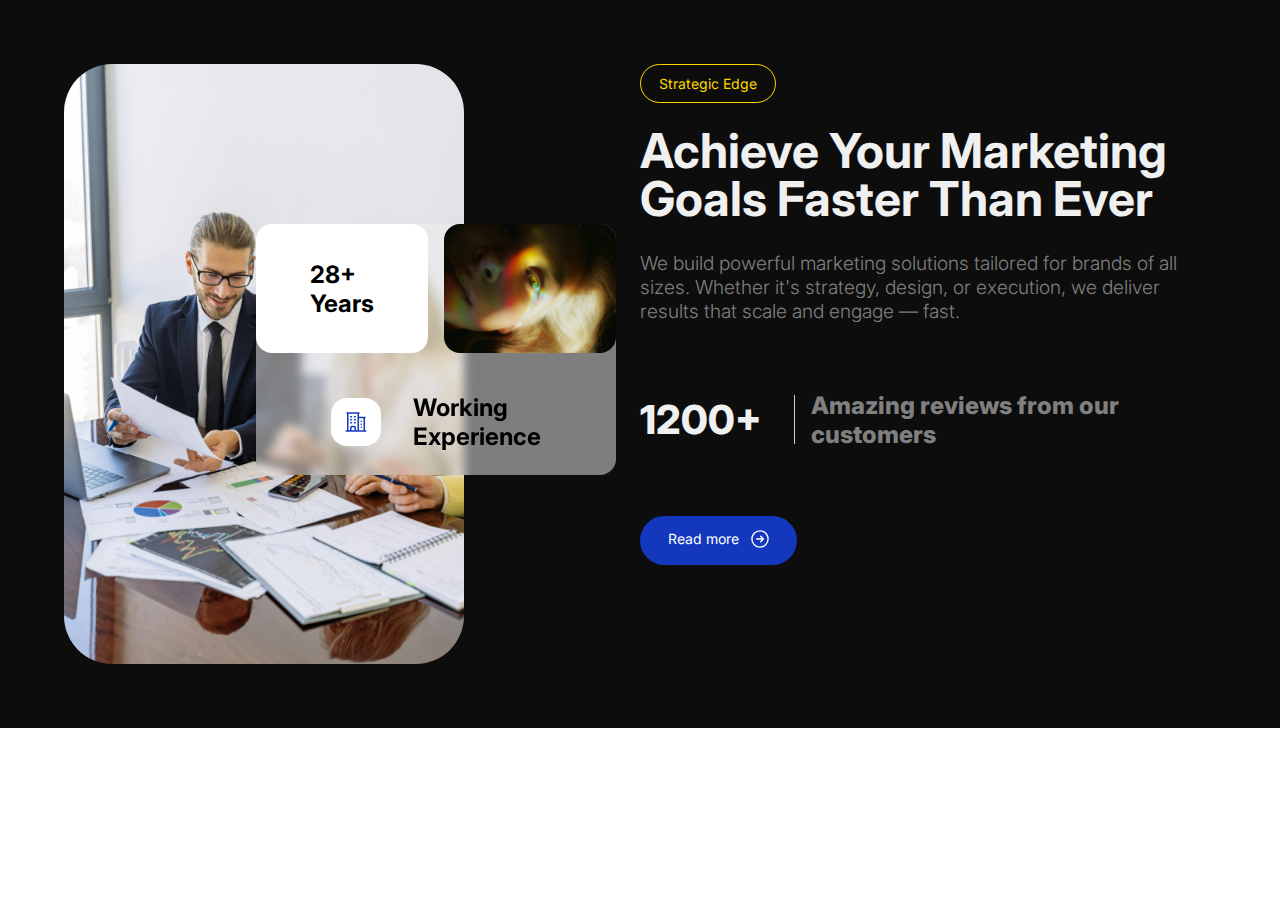
<file: about-page/index.html>
<!DOCTYPE html>
<html lang="en">
  <head>
    <meta charset="UTF-8" />
    <meta name="viewport" content="width=device-width, initial-scale=1.0" />
    <title>About</title>
    <link rel="preconnect" href="https://fonts.googleapis.com" />
    <link rel="preconnect" href="https://fonts.gstatic.com" crossorigin />
    <link
      href="https://fonts.googleapis.com/css2?family=Inter:ital,opsz,wght@0,14..32,100..900;1,14..32,100..900&display=swap"
      rel="stylesheet"
    />
    <link rel="stylesheet" href="styles/index.css" />
  </head>
  <body>
    <main>
      <section class="about-section">
        <div class="image-column">
          <img
            src="img/pexels-photo-5816300.jpeg"
            height="600px"
            alt="A photo of employee discussing"
          />
          <div class="image-texts">
            <div class="image-text-wrapper">
              <h6>28+ <span>Years</span></h6>
            </div>
            <div class="image-text-wrapper">
              <img
                src="img/pexels-photo-3431494.jpeg"
                width="600px"
                alt="An image of a woman's face"
              />
            </div>
            <div class="image-text-wrapper">
              <div class="icon">
                <svg
                  width="22"
                  height="20"
                  viewBox="0 0 22 20"
                  fill="none"
                  xmlns="http://www.w3.org/2000/svg"
                >
                  <path
                    d="M1.25 19.0023H20.75M2.75 1.00232V19.0023M13.25 1.00232V19.0023M19.25 5.50232V19.0023M5.75 4.75232H6.5M5.75 7.75232H6.5M5.75 10.7523H6.5M9.5 4.75232H10.25M9.5 7.75232H10.25M9.5 10.7523H10.25M5.75 19.0023V15.6273C5.75 15.006 6.25368 14.5023 6.875 14.5023H9.125C9.74632 14.5023 10.25 15.006 10.25 15.6273V19.0023M2 1.00232H14M13.25 5.50232H20M16.25 9.25232H16.2575V9.25982H16.25V9.25232ZM16.25 12.2523H16.2575V12.2598H16.25V12.2523ZM16.25 15.2523H16.2575V15.2598H16.25V15.2523Z"
                    stroke="#1338be"
                    stroke-width="1.5"
                    stroke-linecap="round"
                    stroke-linejoin="round"
                  />
                </svg>
              </div>
              <h6>Working <span>Experience</span></h6>
            </div>
          </div>
        </div>
        <div class="text-column">
          <h6>Strategic Edge</h6>
          <h1>Achieve Your Marketing Goals Faster Than Ever</h1>
          <p>
            We build powerful marketing solutions tailored for brands of all
            sizes. Whether it's strategy, design, or execution, we deliver
            results that scale and engage — fast.
          </p>
          <div class="reviews-wrapper">
            <h2>1200+</h2>
            <p>Amazing reviews from our customers</p>
          </div>
          <button>
            <span>Read more</span>
            <span>
              <svg
                width="18"
                height="18"
                viewBox="0 0 20 20"
                fill="none"
                xmlns="http://www.w3.org/2000/svg"
              >
                <path
                  d="M10.75 13L13.75 10M13.75 10L10.75 7M13.75 10L6.25 10M19 10C19 14.9706 14.9706 19 10 19C5.02944 19 1 14.9706 1 10C1 5.02944 5.02944 1 10 1C14.9706 1 19 5.02944 19 10Z"
                  stroke="#ffffff"
                  stroke-width="1.5"
                  stroke-linecap="round"
                  stroke-linejoin="round"
                />
              </svg>
            </span>
          </button>
        </div>
      </section>
    </main>
  </body>
</html>
</file>
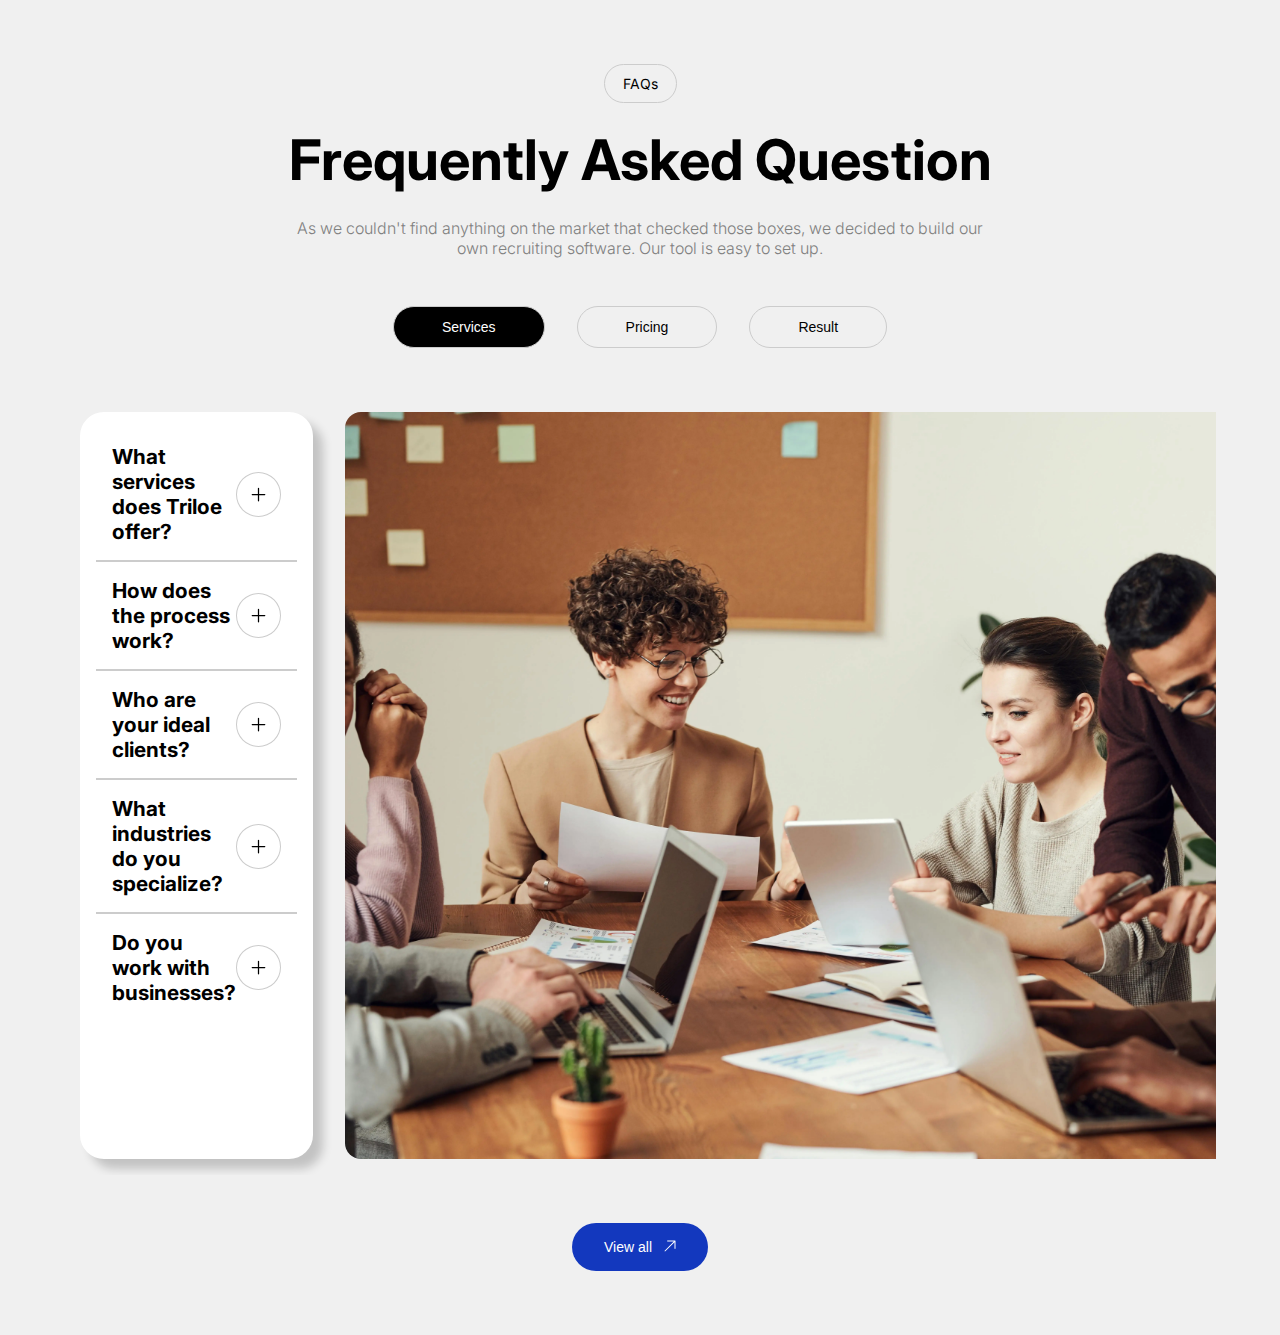
<file: faq-page/index.html>
<!DOCTYPE html>
<html lang="en">
  <head>
    <meta charset="UTF-8" />
    <meta name="viewport" content="width=device-width, initial-scale=1.0" />
    <title>FAQ</title>
    <link rel="preconnect" href="https://fonts.googleapis.com" />
    <link rel="preconnect" href="https://fonts.gstatic.com" crossorigin />
    <link
      href="https://fonts.googleapis.com/css2?family=Inter:ital,opsz,wght@0,14..32,100..900;1,14..32,100..900&display=swap"
      rel="stylesheet"
    />
    <link rel="stylesheet" href="styles/index.css" />
  </head>
  <body>
    <main>
      <section>
        <div class="section-container title-row">
          <h3>FAQs</h3>
          <h1>Frequently Asked Question</h1>
          <p>
            As we couldn't find anything on the market that checked those boxes,
            we decided to build our own recruiting software. Our tool is easy to
            set up.
          </p>
        </div>
        <div class="section-container faq-row">
          <div class="categories-wrapper">
            <button class="active">Services</button>
            <button>Pricing</button>
            <button>Result</button>
          </div>
          <div class="faq-wrapper">
            <div class="accordion" role="region" aria-label="FAQ accordion">
              <details class="accordion-item">
                <summary>
                  <h2>What services does Triloe offer?</h2>
                  <span>
                    <svg
                      id="plus-icon"
                      width="15"
                      height="15"
                      viewBox="0 0 18 18"
                      fill="none"
                      xmlns="http://www.w3.org/2000/svg"
                    >
                      <path
                        fill-rule="evenodd"
                        clip-rule="evenodd"
                        d="M9 0.766113C9.41421 0.766113 9.75 1.1019 9.75 1.51611V8.26611H16.5C16.9142 8.26611 17.25 8.6019 17.25 9.01611C17.25 9.43033 16.9142 9.76611 16.5 9.76611H9.75V16.5161C9.75 16.9303 9.41421 17.2661 9 17.2661C8.58579 17.2661 8.25 16.9303 8.25 16.5161V9.76611H1.5C1.08579 9.76611 0.75 9.43033 0.75 9.01611C0.75 8.6019 1.08579 8.26611 1.5 8.26611H8.25V1.51611C8.25 1.1019 8.58579 0.766113 9 0.766113Z"
                        fill="black"
                      />
                    </svg>
                    <svg
                      id="minus-icon"
                      width="16"
                      height="2"
                      viewBox="0 0 16 2"
                      fill="none"
                      xmlns="http://www.w3.org/2000/svg"
                    >
                      <path
                        fill-rule="evenodd"
                        clip-rule="evenodd"
                        d="M0.25 1.0116C0.25 0.597383 0.585786 0.261597 1 0.261597H15C15.4142 0.261597 15.75 0.597383 15.75 1.0116C15.75 1.42581 15.4142 1.7616 15 1.7616H1C0.585786 1.7616 0.25 1.42581 0.25 1.0116Z"
                        fill="white"
                      />
                    </svg>
                  </span>
                </summary>
                <div class="content">
                  <p>
                    We offer branding, digital marketing, performance campaigns,
                    and content strategy tailored to your business goals.
                  </p>
                </div>
              </details>
              <details class="accordion-item">
                <summary>
                  <h2>How does the process work?</h2>
                  <span>
                    <svg
                      id="plus-icon"
                      width="15"
                      height="15"
                      viewBox="0 0 18 18"
                      fill="none"
                      xmlns="http://www.w3.org/2000/svg"
                    >
                      <path
                        fill-rule="evenodd"
                        clip-rule="evenodd"
                        d="M9 0.766113C9.41421 0.766113 9.75 1.1019 9.75 1.51611V8.26611H16.5C16.9142 8.26611 17.25 8.6019 17.25 9.01611C17.25 9.43033 16.9142 9.76611 16.5 9.76611H9.75V16.5161C9.75 16.9303 9.41421 17.2661 9 17.2661C8.58579 17.2661 8.25 16.9303 8.25 16.5161V9.76611H1.5C1.08579 9.76611 0.75 9.43033 0.75 9.01611C0.75 8.6019 1.08579 8.26611 1.5 8.26611H8.25V1.51611C8.25 1.1019 8.58579 0.766113 9 0.766113Z"
                        fill="black"
                      />
                    </svg>
                    <svg
                      id="minus-icon"
                      width="16"
                      height="2"
                      viewBox="0 0 16 2"
                      fill="none"
                      xmlns="http://www.w3.org/2000/svg"
                    >
                      <path
                        fill-rule="evenodd"
                        clip-rule="evenodd"
                        d="M0.25 1.0116C0.25 0.597383 0.585786 0.261597 1 0.261597H15C15.4142 0.261597 15.75 0.597383 15.75 1.0116C15.75 1.42581 15.4142 1.7616 15 1.7616H1C0.585786 1.7616 0.25 1.42581 0.25 1.0116Z"
                        fill="white"
                      />
                    </svg>
                  </span>
                </summary>
                <div class="content">
                  <p>
                    Lorem ipsum, dolor sit amet consectetur adipisicing elit.
                    Reprehenderit magnam reiciendis fugiat.
                  </p>
                </div>
              </details>
              <details class="accordion-item">
                <summary>
                  <h2>Who are your ideal clients?</h2>
                  <span>
                    <svg
                      id="plus-icon"
                      width="15"
                      height="15"
                      viewBox="0 0 18 18"
                      fill="none"
                      xmlns="http://www.w3.org/2000/svg"
                    >
                      <path
                        fill-rule="evenodd"
                        clip-rule="evenodd"
                        d="M9 0.766113C9.41421 0.766113 9.75 1.1019 9.75 1.51611V8.26611H16.5C16.9142 8.26611 17.25 8.6019 17.25 9.01611C17.25 9.43033 16.9142 9.76611 16.5 9.76611H9.75V16.5161C9.75 16.9303 9.41421 17.2661 9 17.2661C8.58579 17.2661 8.25 16.9303 8.25 16.5161V9.76611H1.5C1.08579 9.76611 0.75 9.43033 0.75 9.01611C0.75 8.6019 1.08579 8.26611 1.5 8.26611H8.25V1.51611C8.25 1.1019 8.58579 0.766113 9 0.766113Z"
                        fill="black"
                      />
                    </svg>
                    <svg
                      id="minus-icon"
                      width="16"
                      height="2"
                      viewBox="0 0 16 2"
                      fill="none"
                      xmlns="http://www.w3.org/2000/svg"
                    >
                      <path
                        fill-rule="evenodd"
                        clip-rule="evenodd"
                        d="M0.25 1.0116C0.25 0.597383 0.585786 0.261597 1 0.261597H15C15.4142 0.261597 15.75 0.597383 15.75 1.0116C15.75 1.42581 15.4142 1.7616 15 1.7616H1C0.585786 1.7616 0.25 1.42581 0.25 1.0116Z"
                        fill="white"
                      />
                    </svg>
                  </span>
                </summary>
                <div class="content">
                  <p>
                    Lorem ipsum, dolor sit amet consectetur adipisicing elit.
                    Reprehenderit magnam reiciendis fugiat.
                  </p>
                </div>
              </details>
              <details class="accordion-item">
                <summary>
                  <h2>What industries do you specialize?</h2>
                  <span>
                    <svg
                      id="plus-icon"
                      width="15"
                      height="15"
                      viewBox="0 0 18 18"
                      fill="none"
                      xmlns="http://www.w3.org/2000/svg"
                    >
                      <path
                        fill-rule="evenodd"
                        clip-rule="evenodd"
                        d="M9 0.766113C9.41421 0.766113 9.75 1.1019 9.75 1.51611V8.26611H16.5C16.9142 8.26611 17.25 8.6019 17.25 9.01611C17.25 9.43033 16.9142 9.76611 16.5 9.76611H9.75V16.5161C9.75 16.9303 9.41421 17.2661 9 17.2661C8.58579 17.2661 8.25 16.9303 8.25 16.5161V9.76611H1.5C1.08579 9.76611 0.75 9.43033 0.75 9.01611C0.75 8.6019 1.08579 8.26611 1.5 8.26611H8.25V1.51611C8.25 1.1019 8.58579 0.766113 9 0.766113Z"
                        fill="black"
                      />
                    </svg>
                    <svg
                      id="minus-icon"
                      width="16"
                      height="2"
                      viewBox="0 0 16 2"
                      fill="none"
                      xmlns="http://www.w3.org/2000/svg"
                    >
                      <path
                        fill-rule="evenodd"
                        clip-rule="evenodd"
                        d="M0.25 1.0116C0.25 0.597383 0.585786 0.261597 1 0.261597H15C15.4142 0.261597 15.75 0.597383 15.75 1.0116C15.75 1.42581 15.4142 1.7616 15 1.7616H1C0.585786 1.7616 0.25 1.42581 0.25 1.0116Z"
                        fill="white"
                      />
                    </svg>
                  </span>
                </summary>
                <div class="content">
                  <p>
                    Lorem ipsum, dolor sit amet consectetur adipisicing elit.
                    Reprehenderit magnam reiciendis fugiat.
                  </p>
                </div>
              </details>
              <details class="accordion-item">
                <summary>
                  <h2>Do you work with businesses?</h2>
                  <span>
                    <svg
                      id="plus-icon"
                      width="15"
                      height="15"
                      viewBox="0 0 18 18"
                      fill="none"
                      xmlns="http://www.w3.org/2000/svg"
                    >
                      <path
                        fill-rule="evenodd"
                        clip-rule="evenodd"
                        d="M9 0.766113C9.41421 0.766113 9.75 1.1019 9.75 1.51611V8.26611H16.5C16.9142 8.26611 17.25 8.6019 17.25 9.01611C17.25 9.43033 16.9142 9.76611 16.5 9.76611H9.75V16.5161C9.75 16.9303 9.41421 17.2661 9 17.2661C8.58579 17.2661 8.25 16.9303 8.25 16.5161V9.76611H1.5C1.08579 9.76611 0.75 9.43033 0.75 9.01611C0.75 8.6019 1.08579 8.26611 1.5 8.26611H8.25V1.51611C8.25 1.1019 8.58579 0.766113 9 0.766113Z"
                        fill="black"
                      />
                    </svg>
                    <svg
                      id="minus-icon"
                      width="16"
                      height="2"
                      viewBox="0 0 16 2"
                      fill="none"
                      xmlns="http://www.w3.org/2000/svg"
                    >
                      <path
                        fill-rule="evenodd"
                        clip-rule="evenodd"
                        d="M0.25 1.0116C0.25 0.597383 0.585786 0.261597 1 0.261597H15C15.4142 0.261597 15.75 0.597383 15.75 1.0116C15.75 1.42581 15.4142 1.7616 15 1.7616H1C0.585786 1.7616 0.25 1.42581 0.25 1.0116Z"
                        fill="white"
                      />
                    </svg>
                  </span>
                </summary>
                <div class="content">
                  <p>
                    Lorem ipsum, dolor sit amet consectetur adipisicing elit.
                    Reprehenderit magnam reiciendis fugiat.
                  </p>
                </div>
              </details>
            </div>
            <img src="./img/workers-image.webp" alt="Group of workers image" />
          </div>
          <button class="view-all">
            <span>View all</span>
            <span
              ><svg
                width="12"
                height="12"
                aria-hidden="true"
                viewBox="0 0 18 18"
                fill="none"
                xmlns="http://www.w3.org/2000/svg"
              >
                <path
                  fill-rule="evenodd"
                  clip-rule="evenodd"
                  d="M5.25 0.768555L16.5 0.768555C16.6989 0.768555 16.8897 0.847572 17.0303 0.988225C17.171 1.12888 17.25 1.31964 17.25 1.51855V12.7686C17.25 13.1828 16.9142 13.5186 16.5 13.5186C16.0858 13.5186 15.75 13.1828 15.75 12.7686V3.32922L2.03033 17.0489C1.73744 17.3418 1.26256 17.3418 0.96967 17.0489C0.676777 16.756 0.676777 16.2811 0.96967 15.9882L14.6893 2.26855L5.25 2.26856C4.83579 2.26856 4.5 1.93277 4.5 1.51855C4.5 1.10434 4.83579 0.768555 5.25 0.768555Z"
                  fill="white"
                />
              </svg>
            </span>
          </button>
        </div>
      </section>
    </main>
    <script>
      const accordions = document.querySelectorAll(".accordion details");

      accordions.forEach((el) => {
        el.addEventListener("toggle", () => {
          if (el.open) {
            accordions.forEach((other) => {
              if (other !== el) other.open = false;
            });
          }
        });
      });
    </script>
  </body>
</html>
</file>
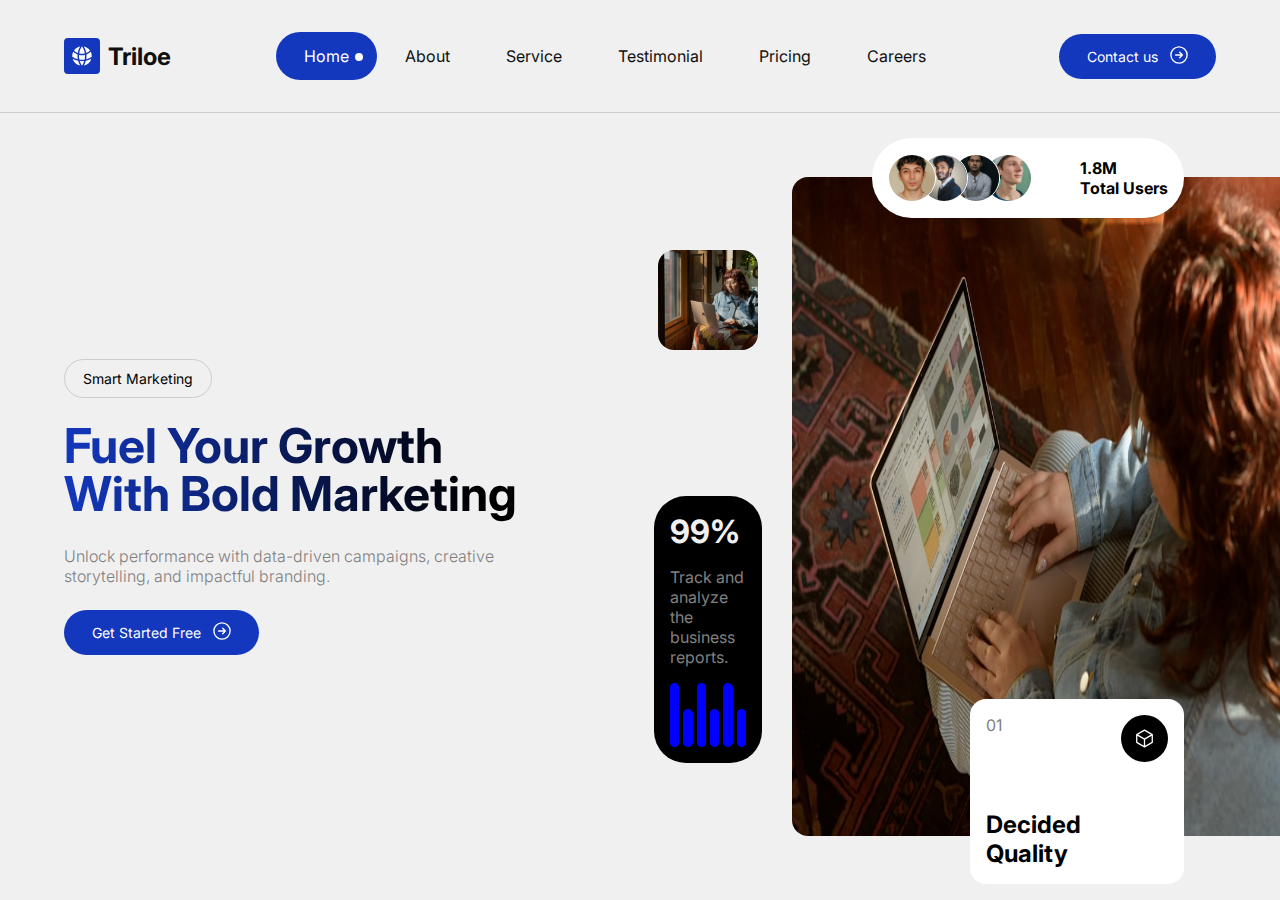
<file: landing-page/index.html>
<!DOCTYPE html>
<html lang="en">
  <head>
    <meta charset="UTF-8" />
    <meta name="viewport" content="width=device-width, initial-scale=1.0" />
    <title>Landing Page</title>
    <link rel="preconnect" href="https://fonts.googleapis.com" />
    <link rel="preconnect" href="https://fonts.gstatic.com" crossorigin />
    <link
      href="https://fonts.googleapis.com/css2?family=Inter:ital,opsz,wght@0,14..32,100..900;1,14..32,100..900&display=swap"
      rel="stylesheet"
    />
    <link rel="stylesheet" href="styles/index.css" />
  </head>
  <body>
    <main>
      <header>
        <div class="heading-title">
          <span class="heading-logo">
            <svg
              width="20"
              height="20"
              viewBox="0 0 20 20"
              fill="none"
              xmlns="http://www.w3.org/2000/svg"
            >
              <path
                d="M19.7214 10.7563C19.7404 10.5082 19.75 10.2575 19.75 10.0046C19.75 8.4804 19.4003 7.03792 18.7767 5.75299C17.5396 6.92733 16.0671 7.8561 14.4374 8.46117C14.4789 8.97016 14.5 9.48489 14.5 10.0046C14.5 11.1058 14.4051 12.1848 14.2229 13.2339C16.2163 12.7323 18.0717 11.8838 19.7214 10.7563Z"
                fill="#ffffff"
              />
              <path
                d="M12.6343 13.5547C12.874 12.409 13 11.2215 13 10.0046C13 9.63618 12.9885 9.27049 12.9657 8.90785C12.0141 9.13455 11.021 9.25457 10 9.25457C8.97896 9.25457 7.98594 9.13455 7.0343 8.90785C7.01155 9.27049 7 9.63618 7 10.0046C7 11.2215 7.12601 12.409 7.3657 13.5547C8.22458 13.6863 9.10432 13.7546 10 13.7546C10.8957 13.7546 11.7754 13.6863 12.6343 13.5547Z"
                fill="#ffffff"
              />
              <path
                d="M7.77224 15.1236C8.50278 15.2101 9.2462 15.2546 10 15.2546C10.7538 15.2546 11.4972 15.2101 12.2278 15.1236C11.714 16.7793 10.9575 18.3281 10 19.7286C9.04247 18.3281 8.28602 16.7793 7.77224 15.1236Z"
                fill="#ffffff"
              />
              <path
                d="M5.77706 13.2339C5.59493 12.1848 5.5 11.1058 5.5 10.0046C5.5 9.48489 5.52114 8.97016 5.56261 8.46117C3.93286 7.8561 2.46039 6.92733 1.22333 5.75299C0.599734 7.03792 0.25 8.4804 0.25 10.0046C0.25 10.2575 0.259636 10.5082 0.278555 10.7563C1.92826 11.8838 3.78374 12.7323 5.77706 13.2339Z"
                fill="#ffffff"
              />
              <path
                d="M19.3561 12.7571C18.3404 16.2151 15.4597 18.8752 11.8776 19.5739C12.744 18.1169 13.4185 16.5325 13.8664 14.8555C15.8263 14.4446 17.6736 13.7277 19.3561 12.7571Z"
                fill="#ffffff"
              />
              <path
                d="M0.64395 12.7571C2.32642 13.7277 4.17372 14.4446 6.13356 14.8555C6.58146 16.5325 7.25602 18.1169 8.12242 19.5739C4.54027 18.8752 1.65964 16.2151 0.64395 12.7571Z"
                fill="#ffffff"
              />
              <path
                d="M11.8776 0.435193C14.3991 0.927089 16.5731 2.39084 17.9937 4.42063C16.9351 5.48948 15.6637 6.34715 14.2483 6.9248C13.862 4.58746 13.0435 2.39596 11.8776 0.435193Z"
                fill="#ffffff"
              />
              <path
                d="M10 0.280518C11.4287 2.37011 12.4097 4.79001 12.805 7.40208C11.9083 7.6322 10.9684 7.75457 10 7.75457C9.03156 7.75457 8.09169 7.6322 7.19503 7.40208C7.5903 4.79001 8.57133 2.37011 10 0.280518Z"
                fill="#ffffff"
              />
              <path
                d="M8.12242 0.435191C6.95648 2.39596 6.13795 4.58746 5.75171 6.9248C4.33629 6.34715 3.06489 5.48948 2.00635 4.42063C3.42689 2.39084 5.60085 0.927086 8.12242 0.435191Z"
                fill="#ffffff"
              />
            </svg>
          </span>
          <h2>Triloe</h2>
        </div>
        <nav class="heading-nav">
          <a href="#">Home</a>
          <a href="#">About</a>
          <a href="#">Service</a>
          <a href="#">Testimonial</a>
          <a href="#">Pricing</a>
          <a href="#">Careers</a>
        </nav>
        <button class="heading-btn">
          <span>Contact us</span>
          <span>
            <svg
              width="18"
              height="18"
              viewBox="0 0 20 20"
              fill="none"
              xmlns="http://www.w3.org/2000/svg"
            >
              <path
                d="M10.75 13L13.75 10M13.75 10L10.75 7M13.75 10L6.25 10M19 10C19 14.9706 14.9706 19 10 19C5.02944 19 1 14.9706 1 10C1 5.02944 5.02944 1 10 1C14.9706 1 19 5.02944 19 10Z"
                stroke="#ffffff"
                stroke-width="1.5"
                stroke-linecap="round"
                stroke-linejoin="round"
              />
            </svg>
          </span>
        </button>
        <button class="heading-mobile-menu">
          <svg
            width="18"
            height="13"
            viewBox="0 0 18 13"
            fill="none"
            xmlns="http://www.w3.org/2000/svg"
          >
            <path
              fill-rule="evenodd"
              clip-rule="evenodd"
              d="M0 0.768555C0 0.354341 0.335786 0.0185547 0.75 0.0185547H17.25C17.6642 0.0185547 18 0.354341 18 0.768555C18 1.18277 17.6642 1.51855 17.25 1.51855H0.75C0.335786 1.51855 0 1.18277 0 0.768555ZM0 6.01855C0 5.60434 0.335786 5.26855 0.75 5.26855H17.25C17.6642 5.26855 18 5.60434 18 6.01855C18 6.43277 17.6642 6.76855 17.25 6.76855H0.75C0.335786 6.76855 0 6.43277 0 6.01855ZM0 11.2686C0 10.8543 0.335786 10.5186 0.75 10.5186H17.25C17.6642 10.5186 18 10.8543 18 11.2686C18 11.6828 17.6642 12.0186 17.25 12.0186H0.75C0.335786 12.0186 0 11.6828 0 11.2686Z"
              fill="#000"
            />
          </svg>
        </button>
      </header>
      <section class="section-content">
        <div class="title-row">
          <h6>Smart Marketing</h6>
          <h1>Fuel Your Growth With Bold Marketing</h1>
          <p>
            Unlock performance with data-driven campaigns, creative
            storytelling, and impactful branding.
          </p>
          <button>
            <span>Get Started Free</span>
            <span>
              <svg
                width="18"
                height="18"
                viewBox="0 0 20 20"
                fill="none"
                xmlns="http://www.w3.org/2000/svg"
              >
                <path
                  d="M10.75 13L13.75 10M13.75 10L10.75 7M13.75 10L6.25 10M19 10C19 14.9706 14.9706 19 10 19C5.02944 19 1 14.9706 1 10C1 5.02944 5.02944 1 10 1C14.9706 1 19 5.02944 19 10Z"
                  stroke="#ffffff"
                  stroke-width="1.5"
                  stroke-linecap="round"
                  stroke-linejoin="round"
                />
              </svg>
            </span>
          </button>
        </div>
        <div class="images-row">
          <div class="images-info">
            <img
              src="img/stock-image-[2].jpg"
              alt="An image of a woman working on her laptop in the couch"
            />
            <div class="stats">
              <h6>99%</h6>
              <p>Track and analyze the business reports.</p>
              <div class="graphs">
                <div class="graph"></div>
                <div class="graph"></div>
                <div class="graph"></div>
                <div class="graph"></div>
                <div class="graph"></div>
                <div class="graph"></div>
              </div>
            </div>
          </div>
          <img
            src="img/stock-image-[1].jpg"
            alt="An image of a woman working on her laptop"
          />
          <div class="floating-wrapper users">
            <div class="user-images">
              <img
                src="img/male[1].jpg"
                width="100px"
                alt="Image of John Doe"
              />
              <img
                src="img/male[2].jpg"
                width="100px"
                alt="Image of Jake Doe"
              />
              <img
                src="img/male[3].jpg"
                width="100px"
                alt="Image of James Doe"
              />
              <img
                src="img/male[4].jpg"
                width="100px"
                alt="Image of Jill Doe"
              />
            </div>
            <h6>1.8M <span>Total Users</span></h6>
          </div>
          <div class="floating-wrapper quality-text">
            <div class="icon-wrapper">
              <span>01</span>
              <div class="icon">
                <svg
                  width="19"
                  height="19"
                  viewBox="0 0 20 22"
                  fill="none"
                  xmlns="http://www.w3.org/2000/svg"
                >
                  <path
                    d="M19 6.5L10 1.25L1 6.5M19 6.5L10 11.75M19 6.5V15.5L10 20.75M1 6.5L10 11.75M1 6.5V15.5L10 20.75M10 11.75V20.75"
                    stroke="#ffffff"
                    stroke-width="1.5"
                    stroke-linecap="round"
                    stroke-linejoin="round"
                  />
                </svg>
              </div>
            </div>
            <h2>Decided Quality</h2>
          </div>
        </div>
      </section>
    </main>
  </body>
</html>
</file>
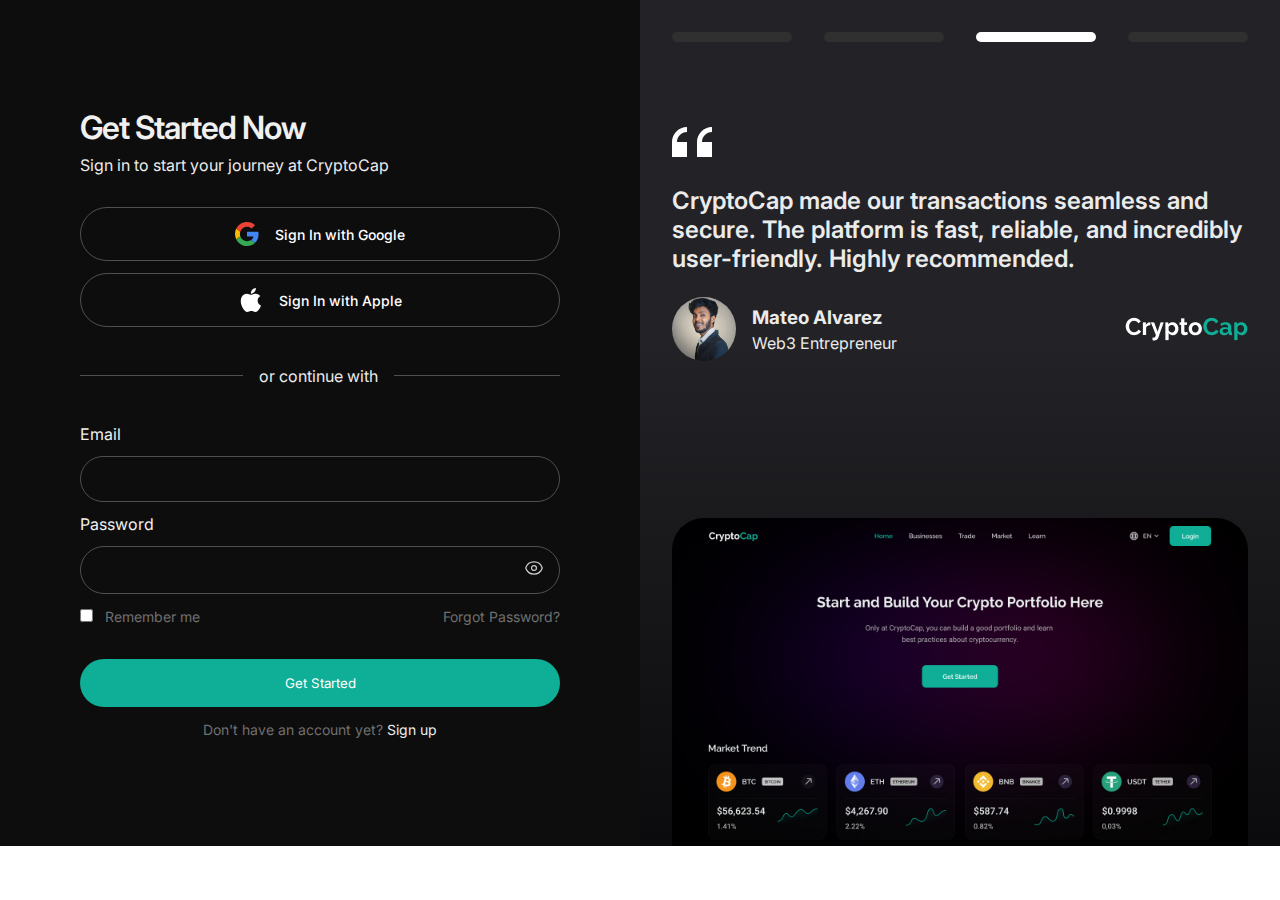
<file: login-page/index.html>
<!DOCTYPE html>
<html lang="en">
  <head>
    <meta charset="UTF-8" />
    <meta name="viewport" content="width=device-width, initial-scale=1.0" />
    <title>Login</title>
    <link rel="preconnect" href="https://fonts.googleapis.com" />
    <link rel="preconnect" href="https://fonts.gstatic.com" crossorigin />
    <link
      href="https://fonts.googleapis.com/css2?family=Inter:ital,opsz,wght@0,14..32,100..900;1,14..32,100..900&display=swap"
      rel="stylesheet"
    />
    <link rel="stylesheet" href="styles/index.css" />
  </head>
  <body>
    <main>
      <section class="login-form-column">
        <div class="login-form-container">
          <div class="login-title">
            <h1>Get Started Now</h1>
            <p>Sign in to start your journey at CryptoCap</p>
          </div>
          <div class="oauth-buttons">
            <button>
              <span>
                <svg
                  width="24"
                  height="24"
                  viewBox="0 0 48 48"
                  fill="none"
                  xmlns="http://www.w3.org/2000/svg"
                >
                  <path
                    d="M23.9996 19.6363V28.9309H36.916C36.3488 31.9199 34.6468 34.4509 32.0941 36.1527L39.8831 42.1964C44.4213 38.0075 47.0395 31.8547 47.0395 24.5456C47.0395 22.8438 46.8868 21.2073 46.6031 19.6366L23.9996 19.6363Z"
                    fill="#4285F4"
                  />
                  <path
                    d="M10.5494 28.568L8.79263 29.9128L2.57434 34.7564C6.52342 42.589 14.6174 48 23.9991 48C30.4789 48 35.9116 45.8618 39.8826 42.1964L32.0936 36.1528C29.9554 37.5927 27.2281 38.4656 23.9991 38.4656C17.7591 38.4656 12.4575 34.2547 10.5592 28.5819L10.5494 28.568Z"
                    fill="#34A853"
                  />
                  <path
                    d="M2.57436 13.2436C0.938084 16.4726 0 20.1163 0 23.9999C0 27.8834 0.938084 31.5271 2.57436 34.7561C2.57436 34.7777 10.5599 28.5597 10.5599 28.5597C10.08 27.1197 9.79624 25.5925 9.79624 23.9996C9.79624 22.4067 10.08 20.8795 10.5599 19.4395L2.57436 13.2436Z"
                    fill="#FBBC05"
                  />
                  <path
                    d="M23.9996 9.55636C27.5342 9.55636 30.676 10.7781 33.1851 13.1345L40.0577 6.2619C35.8904 2.37833 30.4797 0 23.9996 0C14.6179 0 6.52342 5.38908 2.57434 13.2437L10.5597 19.44C12.4578 13.7672 17.7596 9.55636 23.9996 9.55636Z"
                    fill="#EA4335"
                  />
                </svg>
              </span>
              <p>Sign In with Google</p>
            </button>
            <button>
              <span>
                <svg
                  width="24"
                  height="24"
                  viewBox="0 0 41 48"
                  fill="none"
                  xmlns="http://www.w3.org/2000/svg"
                >
                  <path
                    d="M39.5839 37.4071C38.858 39.0841 37.9988 40.6277 37.0033 42.047C35.6463 43.9817 34.5352 45.3209 33.6789 46.0646C32.3516 47.2853 30.9294 47.9105 29.4065 47.946C28.3132 47.946 26.9947 47.6349 25.4599 47.0039C23.9201 46.3757 22.5051 46.0646 21.2112 46.0646C19.8542 46.0646 18.3988 46.3757 16.8421 47.0039C15.2831 47.6349 14.0271 47.9638 13.0668 47.9964C11.6064 48.0586 10.1508 47.4157 8.69779 46.0646C7.77042 45.2558 6.61046 43.8691 5.22087 41.9047C3.72995 39.807 2.50422 37.3745 1.54395 34.6013C0.515539 31.6058 0 28.7051 0 25.8969C0 22.6801 0.695089 19.9057 2.08734 17.5807C3.18153 15.7132 4.63718 14.2401 6.45905 13.1586C8.28092 12.0772 10.2495 11.5261 12.3694 11.4908C13.5293 11.4908 15.0505 11.8497 16.9408 12.5548C18.8258 13.2623 20.0361 13.6212 20.5667 13.6212C20.9635 13.6212 22.308 13.2016 24.5874 12.3652C26.7428 11.5895 28.562 11.2683 30.0524 11.3948C34.0908 11.7208 37.1247 13.3127 39.1425 16.1808C35.5307 18.3692 33.7441 21.4342 33.7797 25.3663C33.8123 28.429 34.9233 30.9777 37.107 33.0013C38.0966 33.9405 39.2017 34.6664 40.4313 35.182C40.1646 35.9553 39.8832 36.696 39.5839 37.4071ZM30.322 0.960792C30.322 3.36134 29.445 5.60273 27.6969 7.67733C25.5873 10.1436 23.0357 11.5688 20.2687 11.3439C20.2334 11.0559 20.213 10.7528 20.213 10.4343C20.213 8.12976 21.2162 5.66346 22.9978 3.64693C23.8872 2.62593 25.0185 1.77697 26.3903 1.09975C27.7591 0.432629 29.0539 0.0636968 30.2716 0.000518799C30.3072 0.321435 30.322 0.642371 30.322 0.960761V0.960792Z"
                    fill="white"
                  />
                </svg>
              </span>
              <p>Sign In with Apple</p>
            </button>
          </div>
          <div class="other-methods">
            <span class="line"></span>
            <p>or continue with</p>
          </div>
          <div class="login-form">
            <form>
              <label for="email">Email</label>
              <input type="email" name="email" id="email" />
              <label for="password">Password</label>
              <div class="custom-password-input">
                <input type="password" name="password" id="password" />
                <span>
                  <svg
                    width="18"
                    height="18"
                    viewBox="0 0 22 18"
                    fill="none"
                    xmlns="http://www.w3.org/2000/svg"
                  >
                    <path
                      d="M1.0355 9.32484C0.96642 9.11757 0.966354 8.89318 1.03531 8.68587C2.42368 4.51216 6.36074 1.50244 11.0008 1.50244C15.6386 1.50244 19.5742 4.50937 20.9643 8.68004C21.0334 8.88731 21.0334 9.11171 20.9645 9.31902C19.5761 13.4927 15.639 16.5024 10.999 16.5024C6.36115 16.5024 2.42559 13.4955 1.0355 9.32484Z"
                      stroke="#ccc"
                      stroke-width="1.5"
                      stroke-linecap="round"
                      stroke-linejoin="round"
                    />
                    <path
                      d="M14 9.00244C14 10.6593 12.6568 12.0024 11 12.0024C9.3431 12.0024 7.99995 10.6593 7.99995 9.00244C7.99995 7.34559 9.3431 6.00244 11 6.00244C12.6568 6.00244 14 7.34559 14 9.00244Z"
                      stroke="#ccc"
                      stroke-width="1.5"
                      stroke-linecap="round"
                      stroke-linejoin="round"
                    />
                  </svg>
                </span>
              </div>
              <div class="form-additions">
                <div class="remember-me-wrapper">
                  <input type="checkbox" name="remember" id="remember" />
                  <label for="remember-me">Remember me</label>
                </div>
                <a href="#">Forgot Password?</a>
              </div>
              <button>Get Started</button>
            </form>
            <p>Don't have an account yet? <a href="#">Sign up</a></p>
          </div>
        </div>
      </section>
      <section class="login-details-column">
        <div class="review-container">
          <div class="review-bars">
            <div class="bars"></div>
            <div class="bars"></div>
            <div class="bars"></div>
            <div class="bars"></div>
          </div>
          <div class="review">
            <svg
              fill="#fff"
              viewBox="0 0 8 8"
              xmlns="http://www.w3.org/2000/svg"
            >
              <g id="SVGRepo_bgCarrier" stroke-width="0"></g>
              <g
                id="SVGRepo_tracerCarrier"
                stroke-linecap="round"
                stroke-linejoin="round"
              ></g>
              <g id="SVGRepo_iconCarrier">
                <path
                  d="M3 0c-1.65 0-3 1.35-3 3v3h3v-3h-2c0-1.11.89-2 2-2v-1zm5 0c-1.65 0-3 1.35-3 3v3h3v-3h-2c0-1.11.89-2 2-2v-1z"
                  transform="translate(0 1)"
                ></path>
              </g>
            </svg>
            <p>
              CryptoCap made our transactions seamless and secure. The platform
              is fast, reliable, and incredibly user-friendly. Highly
              recommended.
            </p>
            <div class="user-profile">
              <div class="user">
                <img
                  src="img/male[2].jpg"
                  width="500px"
                  alt="Mateo Alvarez photo"
                />
                <div class="user-details">
                  <h3>Mateo Alvarez</h3>
                  <p>Web3 Entrepreneur</p>
                </div>
              </div>
              <div class="logo">
                <img src="img/cryptocap-logo.png" alt="CryptoCap Logo" />
              </div>
            </div>
          </div>
        </div>
        <img
          src="img/crypto-landing-page.jpg"
          width="600px"
          alt="Crypto landing page UI"
        />
      </section>
    </main>
  </body>
</html>
</file>
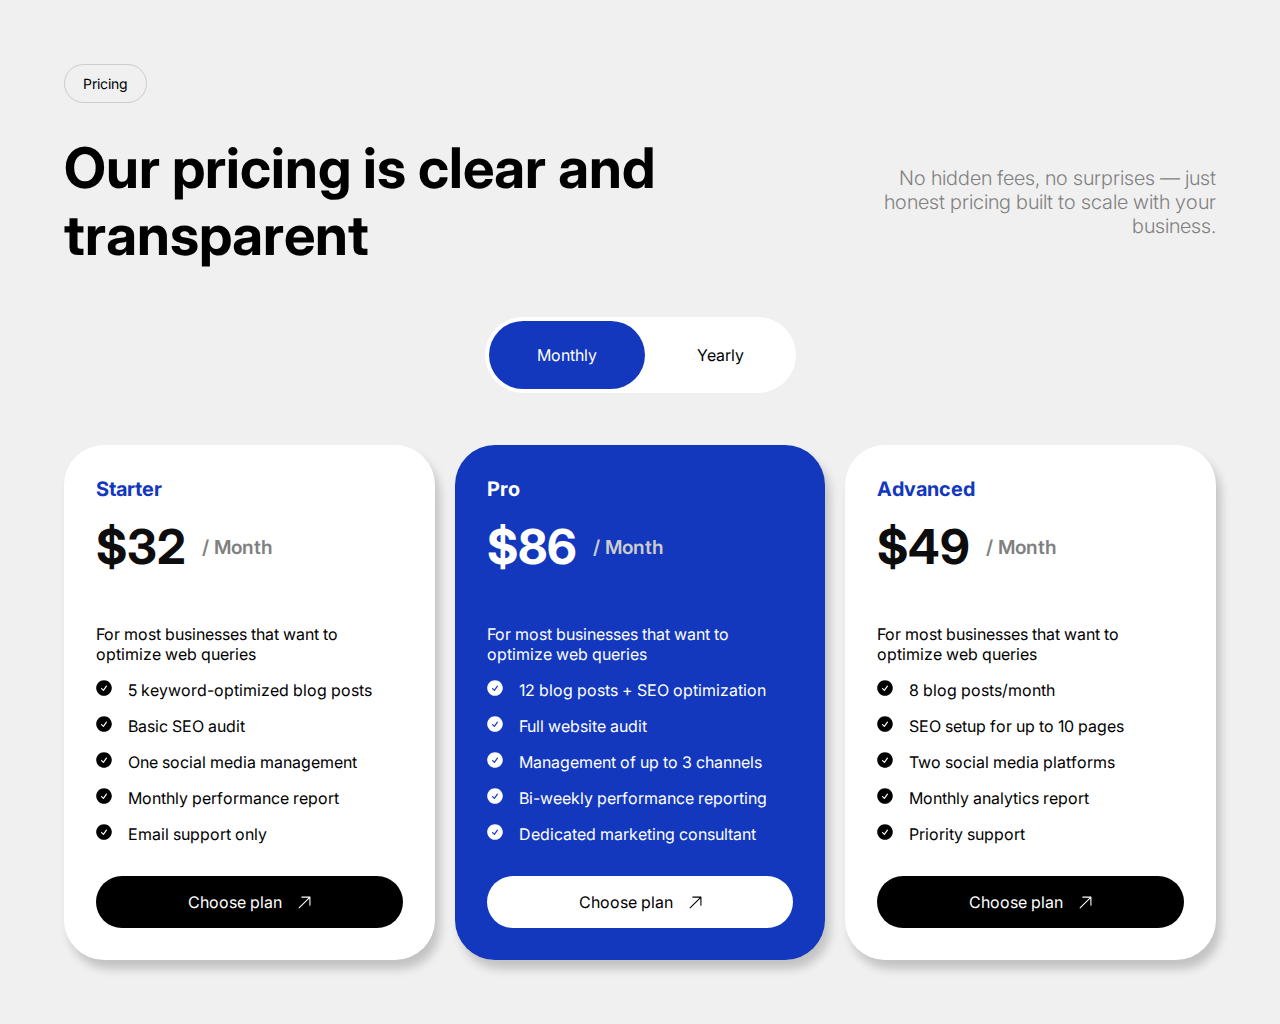
<file: pricing-page/index.html>
<!DOCTYPE html>
<html lang="en">
  <head>
    <meta charset="UTF-8" />
    <meta name="viewport" content="width=device-width, initial-scale=1.0" />
    <title>Pricing</title>
    <link rel="preconnect" href="https://fonts.googleapis.com" />
    <link rel="preconnect" href="https://fonts.gstatic.com" crossorigin />
    <link
      href="https://fonts.googleapis.com/css2?family=Inter:ital,opsz,wght@0,14..32,100..900;1,14..32,100..900&display=swap"
      rel="stylesheet"
    />
    <link rel="stylesheet" href="styles/index.css" />
  </head>
  <body>
    <main>
      <section>
        <div class="section-children title-row">
          <h3>Pricing</h3>
          <div class="title-wrapper">
            <h1>Our pricing is clear and transparent</h1>
            <p>
              No hidden fees, no surprises — just honest pricing built to scale
              with your business.
            </p>
          </div>
        </div>
        <div class="section-children pricing-row">
          <div class="duration-wrapper">
            <button>Monthly</button>
            <button>Yearly</button>
          </div>
          <div class="pricing-cards">
            <div class="cards">
              <h5>Starter</h5>
              <div class="price">
                <span>$32</span>
                <span>/ Month</span>
              </div>
              <div class="price-details">
                <p>For most businesses that want to optimize web queries</p>
                <ul>
                  <li>
                    <span
                      ><svg
                        width="16"
                        height="16"
                        viewBox="0 0 20 20"
                        fill="none"
                        xmlns="http://www.w3.org/2000/svg"
                      >
                        <path
                          fill-rule="evenodd"
                          clip-rule="evenodd"
                          d="M0.25 10.0046C0.25 4.61986 4.61522 0.254639 10 0.254639C15.3848 0.254639 19.75 4.61986 19.75 10.0046C19.75 15.3894 15.3848 19.7546 10 19.7546C4.61522 19.7546 0.25 15.3894 0.25 10.0046ZM13.6103 8.19057C13.8511 7.85351 13.773 7.3851 13.4359 7.14434C13.0989 6.90358 12.6305 6.98165 12.3897 7.31871L9.1543 11.8483L7.53033 10.2243C7.23744 9.93142 6.76256 9.93142 6.46967 10.2243C6.17678 10.5172 6.17678 10.9921 6.46967 11.285L8.71967 13.535C8.87556 13.6909 9.09215 13.7703 9.31186 13.7521C9.53157 13.7339 9.73216 13.62 9.8603 13.4406L13.6103 8.19057Z"
                          fill="black"
                        />
                      </svg>
                    </span>
                    <p>5 keyword-optimized blog posts</p>
                  </li>
                  <li>
                    <span
                      ><svg
                        width="16"
                        height="16"
                        viewBox="0 0 20 20"
                        fill="none"
                        xmlns="http://www.w3.org/2000/svg"
                      >
                        <path
                          fill-rule="evenodd"
                          clip-rule="evenodd"
                          d="M0.25 10.0046C0.25 4.61986 4.61522 0.254639 10 0.254639C15.3848 0.254639 19.75 4.61986 19.75 10.0046C19.75 15.3894 15.3848 19.7546 10 19.7546C4.61522 19.7546 0.25 15.3894 0.25 10.0046ZM13.6103 8.19057C13.8511 7.85351 13.773 7.3851 13.4359 7.14434C13.0989 6.90358 12.6305 6.98165 12.3897 7.31871L9.1543 11.8483L7.53033 10.2243C7.23744 9.93142 6.76256 9.93142 6.46967 10.2243C6.17678 10.5172 6.17678 10.9921 6.46967 11.285L8.71967 13.535C8.87556 13.6909 9.09215 13.7703 9.31186 13.7521C9.53157 13.7339 9.73216 13.62 9.8603 13.4406L13.6103 8.19057Z"
                          fill="black"
                        />
                      </svg>
                    </span>
                    <p>Basic SEO audit</p>
                  </li>
                  <li>
                    <span
                      ><svg
                        width="16"
                        height="16"
                        viewBox="0 0 20 20"
                        fill="none"
                        xmlns="http://www.w3.org/2000/svg"
                      >
                        <path
                          fill-rule="evenodd"
                          clip-rule="evenodd"
                          d="M0.25 10.0046C0.25 4.61986 4.61522 0.254639 10 0.254639C15.3848 0.254639 19.75 4.61986 19.75 10.0046C19.75 15.3894 15.3848 19.7546 10 19.7546C4.61522 19.7546 0.25 15.3894 0.25 10.0046ZM13.6103 8.19057C13.8511 7.85351 13.773 7.3851 13.4359 7.14434C13.0989 6.90358 12.6305 6.98165 12.3897 7.31871L9.1543 11.8483L7.53033 10.2243C7.23744 9.93142 6.76256 9.93142 6.46967 10.2243C6.17678 10.5172 6.17678 10.9921 6.46967 11.285L8.71967 13.535C8.87556 13.6909 9.09215 13.7703 9.31186 13.7521C9.53157 13.7339 9.73216 13.62 9.8603 13.4406L13.6103 8.19057Z"
                          fill="black"
                        />
                      </svg>
                    </span>
                    <p>One social media management</p>
                  </li>
                  <li>
                    <span
                      ><svg
                        width="16"
                        height="16"
                        viewBox="0 0 20 20"
                        fill="none"
                        xmlns="http://www.w3.org/2000/svg"
                      >
                        <path
                          fill-rule="evenodd"
                          clip-rule="evenodd"
                          d="M0.25 10.0046C0.25 4.61986 4.61522 0.254639 10 0.254639C15.3848 0.254639 19.75 4.61986 19.75 10.0046C19.75 15.3894 15.3848 19.7546 10 19.7546C4.61522 19.7546 0.25 15.3894 0.25 10.0046ZM13.6103 8.19057C13.8511 7.85351 13.773 7.3851 13.4359 7.14434C13.0989 6.90358 12.6305 6.98165 12.3897 7.31871L9.1543 11.8483L7.53033 10.2243C7.23744 9.93142 6.76256 9.93142 6.46967 10.2243C6.17678 10.5172 6.17678 10.9921 6.46967 11.285L8.71967 13.535C8.87556 13.6909 9.09215 13.7703 9.31186 13.7521C9.53157 13.7339 9.73216 13.62 9.8603 13.4406L13.6103 8.19057Z"
                          fill="black"
                        />
                      </svg>
                    </span>
                    <p>Monthly performance report</p>
                  </li>
                  <li>
                    <span
                      ><svg
                        width="16"
                        height="16"
                        viewBox="0 0 20 20"
                        fill="none"
                        xmlns="http://www.w3.org/2000/svg"
                      >
                        <path
                          fill-rule="evenodd"
                          clip-rule="evenodd"
                          d="M0.25 10.0046C0.25 4.61986 4.61522 0.254639 10 0.254639C15.3848 0.254639 19.75 4.61986 19.75 10.0046C19.75 15.3894 15.3848 19.7546 10 19.7546C4.61522 19.7546 0.25 15.3894 0.25 10.0046ZM13.6103 8.19057C13.8511 7.85351 13.773 7.3851 13.4359 7.14434C13.0989 6.90358 12.6305 6.98165 12.3897 7.31871L9.1543 11.8483L7.53033 10.2243C7.23744 9.93142 6.76256 9.93142 6.46967 10.2243C6.17678 10.5172 6.17678 10.9921 6.46967 11.285L8.71967 13.535C8.87556 13.6909 9.09215 13.7703 9.31186 13.7521C9.53157 13.7339 9.73216 13.62 9.8603 13.4406L13.6103 8.19057Z"
                          fill="black"
                        />
                      </svg>
                    </span>
                    <p>Email support only</p>
                  </li>
                </ul>
              </div>
              <button>
                <span>Choose plan</span>
                <svg
                  width="13"
                  height="13"
                  viewBox="0 0 18 18"
                  fill="none"
                  xmlns="http://www.w3.org/2000/svg"
                >
                  <path
                    fill-rule="evenodd"
                    clip-rule="evenodd"
                    d="M5.25 0.768555L16.5 0.768555C16.6989 0.768555 16.8897 0.847572 17.0303 0.988225C17.171 1.12888 17.25 1.31964 17.25 1.51855V12.7686C17.25 13.1828 16.9142 13.5186 16.5 13.5186C16.0858 13.5186 15.75 13.1828 15.75 12.7686V3.32922L2.03033 17.0489C1.73744 17.3418 1.26256 17.3418 0.96967 17.0489C0.676777 16.756 0.676777 16.2811 0.96967 15.9882L14.6893 2.26855L5.25 2.26856C4.83579 2.26856 4.5 1.93277 4.5 1.51855C4.5 1.10434 4.83579 0.768555 5.25 0.768555Z"
                    fill="white"
                  />
                </svg>
              </button>
            </div>
            <div class="cards">
              <h5>Pro</h5>
              <div class="price">
                <span>$86</span>
                <span>/ Month</span>
              </div>
              <div class="price-details">
                <p>For most businesses that want to optimize web queries</p>
                <ul>
                  <li>
                    <span
                      ><svg
                        width="16"
                        height="16"
                        viewBox="0 0 20 20"
                        fill="none"
                        xmlns="http://www.w3.org/2000/svg"
                      >
                        <path
                          fill-rule="evenodd"
                          clip-rule="evenodd"
                          d="M0.25 10.0046C0.25 4.61986 4.61522 0.254639 10 0.254639C15.3848 0.254639 19.75 4.61986 19.75 10.0046C19.75 15.3894 15.3848 19.7546 10 19.7546C4.61522 19.7546 0.25 15.3894 0.25 10.0046ZM13.6103 8.19057C13.8511 7.85351 13.773 7.3851 13.4359 7.14434C13.0989 6.90358 12.6305 6.98165 12.3897 7.31871L9.1543 11.8483L7.53033 10.2243C7.23744 9.93142 6.76256 9.93142 6.46967 10.2243C6.17678 10.5172 6.17678 10.9921 6.46967 11.285L8.71967 13.535C8.87556 13.6909 9.09215 13.7703 9.31186 13.7521C9.53157 13.7339 9.73216 13.62 9.8603 13.4406L13.6103 8.19057Z"
                          fill="white"
                        />
                      </svg>
                    </span>
                    <p>12 blog posts + SEO optimization</p>
                  </li>
                  <li>
                    <span
                      ><svg
                        width="16"
                        height="16"
                        viewBox="0 0 20 20"
                        fill="none"
                        xmlns="http://www.w3.org/2000/svg"
                      >
                        <path
                          fill-rule="evenodd"
                          clip-rule="evenodd"
                          d="M0.25 10.0046C0.25 4.61986 4.61522 0.254639 10 0.254639C15.3848 0.254639 19.75 4.61986 19.75 10.0046C19.75 15.3894 15.3848 19.7546 10 19.7546C4.61522 19.7546 0.25 15.3894 0.25 10.0046ZM13.6103 8.19057C13.8511 7.85351 13.773 7.3851 13.4359 7.14434C13.0989 6.90358 12.6305 6.98165 12.3897 7.31871L9.1543 11.8483L7.53033 10.2243C7.23744 9.93142 6.76256 9.93142 6.46967 10.2243C6.17678 10.5172 6.17678 10.9921 6.46967 11.285L8.71967 13.535C8.87556 13.6909 9.09215 13.7703 9.31186 13.7521C9.53157 13.7339 9.73216 13.62 9.8603 13.4406L13.6103 8.19057Z"
                          fill="white"
                        />
                      </svg>
                    </span>
                    <p>Full website audit</p>
                  </li>
                  <li>
                    <span
                      ><svg
                        width="16"
                        height="16"
                        viewBox="0 0 20 20"
                        fill="none"
                        xmlns="http://www.w3.org/2000/svg"
                      >
                        <path
                          fill-rule="evenodd"
                          clip-rule="evenodd"
                          d="M0.25 10.0046C0.25 4.61986 4.61522 0.254639 10 0.254639C15.3848 0.254639 19.75 4.61986 19.75 10.0046C19.75 15.3894 15.3848 19.7546 10 19.7546C4.61522 19.7546 0.25 15.3894 0.25 10.0046ZM13.6103 8.19057C13.8511 7.85351 13.773 7.3851 13.4359 7.14434C13.0989 6.90358 12.6305 6.98165 12.3897 7.31871L9.1543 11.8483L7.53033 10.2243C7.23744 9.93142 6.76256 9.93142 6.46967 10.2243C6.17678 10.5172 6.17678 10.9921 6.46967 11.285L8.71967 13.535C8.87556 13.6909 9.09215 13.7703 9.31186 13.7521C9.53157 13.7339 9.73216 13.62 9.8603 13.4406L13.6103 8.19057Z"
                          fill="white"
                        />
                      </svg>
                    </span>
                    <p>Management of up to 3 channels</p>
                  </li>
                  <li>
                    <span
                      ><svg
                        width="16"
                        height="16"
                        viewBox="0 0 20 20"
                        fill="none"
                        xmlns="http://www.w3.org/2000/svg"
                      >
                        <path
                          fill-rule="evenodd"
                          clip-rule="evenodd"
                          d="M0.25 10.0046C0.25 4.61986 4.61522 0.254639 10 0.254639C15.3848 0.254639 19.75 4.61986 19.75 10.0046C19.75 15.3894 15.3848 19.7546 10 19.7546C4.61522 19.7546 0.25 15.3894 0.25 10.0046ZM13.6103 8.19057C13.8511 7.85351 13.773 7.3851 13.4359 7.14434C13.0989 6.90358 12.6305 6.98165 12.3897 7.31871L9.1543 11.8483L7.53033 10.2243C7.23744 9.93142 6.76256 9.93142 6.46967 10.2243C6.17678 10.5172 6.17678 10.9921 6.46967 11.285L8.71967 13.535C8.87556 13.6909 9.09215 13.7703 9.31186 13.7521C9.53157 13.7339 9.73216 13.62 9.8603 13.4406L13.6103 8.19057Z"
                          fill="white"
                        />
                      </svg>
                    </span>
                    <p>Bi-weekly performance reporting</p>
                  </li>
                  <li>
                    <span
                      ><svg
                        width="16"
                        height="16"
                        viewBox="0 0 20 20"
                        fill="none"
                        xmlns="http://www.w3.org/2000/svg"
                      >
                        <path
                          fill-rule="evenodd"
                          clip-rule="evenodd"
                          d="M0.25 10.0046C0.25 4.61986 4.61522 0.254639 10 0.254639C15.3848 0.254639 19.75 4.61986 19.75 10.0046C19.75 15.3894 15.3848 19.7546 10 19.7546C4.61522 19.7546 0.25 15.3894 0.25 10.0046ZM13.6103 8.19057C13.8511 7.85351 13.773 7.3851 13.4359 7.14434C13.0989 6.90358 12.6305 6.98165 12.3897 7.31871L9.1543 11.8483L7.53033 10.2243C7.23744 9.93142 6.76256 9.93142 6.46967 10.2243C6.17678 10.5172 6.17678 10.9921 6.46967 11.285L8.71967 13.535C8.87556 13.6909 9.09215 13.7703 9.31186 13.7521C9.53157 13.7339 9.73216 13.62 9.8603 13.4406L13.6103 8.19057Z"
                          fill="white"
                        />
                      </svg>
                    </span>
                    <p>Dedicated marketing consultant</p>
                  </li>
                </ul>
              </div>
              <button>
                <span>Choose plan</span>
                <svg
                  width="13"
                  height="13"
                  viewBox="0 0 18 18"
                  fill="none"
                  xmlns="http://www.w3.org/2000/svg"
                >
                  <path
                    fill-rule="evenodd"
                    clip-rule="evenodd"
                    d="M5.25 0.768555L16.5 0.768555C16.6989 0.768555 16.8897 0.847572 17.0303 0.988225C17.171 1.12888 17.25 1.31964 17.25 1.51855V12.7686C17.25 13.1828 16.9142 13.5186 16.5 13.5186C16.0858 13.5186 15.75 13.1828 15.75 12.7686V3.32922L2.03033 17.0489C1.73744 17.3418 1.26256 17.3418 0.96967 17.0489C0.676777 16.756 0.676777 16.2811 0.96967 15.9882L14.6893 2.26855L5.25 2.26856C4.83579 2.26856 4.5 1.93277 4.5 1.51855C4.5 1.10434 4.83579 0.768555 5.25 0.768555Z"
                    fill="black"
                  />
                </svg>
              </button>
            </div>
            <div class="cards">
              <h5>Advanced</h5>
              <div class="price">
                <span>$49</span>
                <span>/ Month</span>
              </div>
              <div class="price-details">
                <p>For most businesses that want to optimize web queries</p>
                <ul>
                  <li>
                    <span
                      ><svg
                        width="16"
                        height="16"
                        viewBox="0 0 20 20"
                        fill="none"
                        xmlns="http://www.w3.org/2000/svg"
                      >
                        <path
                          fill-rule="evenodd"
                          clip-rule="evenodd"
                          d="M0.25 10.0046C0.25 4.61986 4.61522 0.254639 10 0.254639C15.3848 0.254639 19.75 4.61986 19.75 10.0046C19.75 15.3894 15.3848 19.7546 10 19.7546C4.61522 19.7546 0.25 15.3894 0.25 10.0046ZM13.6103 8.19057C13.8511 7.85351 13.773 7.3851 13.4359 7.14434C13.0989 6.90358 12.6305 6.98165 12.3897 7.31871L9.1543 11.8483L7.53033 10.2243C7.23744 9.93142 6.76256 9.93142 6.46967 10.2243C6.17678 10.5172 6.17678 10.9921 6.46967 11.285L8.71967 13.535C8.87556 13.6909 9.09215 13.7703 9.31186 13.7521C9.53157 13.7339 9.73216 13.62 9.8603 13.4406L13.6103 8.19057Z"
                          fill="black"
                        />
                      </svg>
                    </span>
                    <p>8 blog posts/month</p>
                  </li>
                  <li>
                    <span
                      ><svg
                        width="16"
                        height="16"
                        viewBox="0 0 20 20"
                        fill="none"
                        xmlns="http://www.w3.org/2000/svg"
                      >
                        <path
                          fill-rule="evenodd"
                          clip-rule="evenodd"
                          d="M0.25 10.0046C0.25 4.61986 4.61522 0.254639 10 0.254639C15.3848 0.254639 19.75 4.61986 19.75 10.0046C19.75 15.3894 15.3848 19.7546 10 19.7546C4.61522 19.7546 0.25 15.3894 0.25 10.0046ZM13.6103 8.19057C13.8511 7.85351 13.773 7.3851 13.4359 7.14434C13.0989 6.90358 12.6305 6.98165 12.3897 7.31871L9.1543 11.8483L7.53033 10.2243C7.23744 9.93142 6.76256 9.93142 6.46967 10.2243C6.17678 10.5172 6.17678 10.9921 6.46967 11.285L8.71967 13.535C8.87556 13.6909 9.09215 13.7703 9.31186 13.7521C9.53157 13.7339 9.73216 13.62 9.8603 13.4406L13.6103 8.19057Z"
                          fill="black"
                        />
                      </svg>
                    </span>
                    <p>SEO setup for up to 10 pages</p>
                  </li>
                  <li>
                    <span
                      ><svg
                        width="16"
                        height="16"
                        viewBox="0 0 20 20"
                        fill="none"
                        xmlns="http://www.w3.org/2000/svg"
                      >
                        <path
                          fill-rule="evenodd"
                          clip-rule="evenodd"
                          d="M0.25 10.0046C0.25 4.61986 4.61522 0.254639 10 0.254639C15.3848 0.254639 19.75 4.61986 19.75 10.0046C19.75 15.3894 15.3848 19.7546 10 19.7546C4.61522 19.7546 0.25 15.3894 0.25 10.0046ZM13.6103 8.19057C13.8511 7.85351 13.773 7.3851 13.4359 7.14434C13.0989 6.90358 12.6305 6.98165 12.3897 7.31871L9.1543 11.8483L7.53033 10.2243C7.23744 9.93142 6.76256 9.93142 6.46967 10.2243C6.17678 10.5172 6.17678 10.9921 6.46967 11.285L8.71967 13.535C8.87556 13.6909 9.09215 13.7703 9.31186 13.7521C9.53157 13.7339 9.73216 13.62 9.8603 13.4406L13.6103 8.19057Z"
                          fill="black"
                        />
                      </svg>
                    </span>
                    <p>Two social media platforms</p>
                  </li>
                  <li>
                    <span
                      ><svg
                        width="16"
                        height="16"
                        viewBox="0 0 20 20"
                        fill="none"
                        xmlns="http://www.w3.org/2000/svg"
                      >
                        <path
                          fill-rule="evenodd"
                          clip-rule="evenodd"
                          d="M0.25 10.0046C0.25 4.61986 4.61522 0.254639 10 0.254639C15.3848 0.254639 19.75 4.61986 19.75 10.0046C19.75 15.3894 15.3848 19.7546 10 19.7546C4.61522 19.7546 0.25 15.3894 0.25 10.0046ZM13.6103 8.19057C13.8511 7.85351 13.773 7.3851 13.4359 7.14434C13.0989 6.90358 12.6305 6.98165 12.3897 7.31871L9.1543 11.8483L7.53033 10.2243C7.23744 9.93142 6.76256 9.93142 6.46967 10.2243C6.17678 10.5172 6.17678 10.9921 6.46967 11.285L8.71967 13.535C8.87556 13.6909 9.09215 13.7703 9.31186 13.7521C9.53157 13.7339 9.73216 13.62 9.8603 13.4406L13.6103 8.19057Z"
                          fill="black"
                        />
                      </svg>
                    </span>
                    <p>Monthly analytics report</p>
                  </li>
                  <li>
                    <span
                      ><svg
                        width="16"
                        height="16"
                        viewBox="0 0 20 20"
                        fill="none"
                        xmlns="http://www.w3.org/2000/svg"
                      >
                        <path
                          fill-rule="evenodd"
                          clip-rule="evenodd"
                          d="M0.25 10.0046C0.25 4.61986 4.61522 0.254639 10 0.254639C15.3848 0.254639 19.75 4.61986 19.75 10.0046C19.75 15.3894 15.3848 19.7546 10 19.7546C4.61522 19.7546 0.25 15.3894 0.25 10.0046ZM13.6103 8.19057C13.8511 7.85351 13.773 7.3851 13.4359 7.14434C13.0989 6.90358 12.6305 6.98165 12.3897 7.31871L9.1543 11.8483L7.53033 10.2243C7.23744 9.93142 6.76256 9.93142 6.46967 10.2243C6.17678 10.5172 6.17678 10.9921 6.46967 11.285L8.71967 13.535C8.87556 13.6909 9.09215 13.7703 9.31186 13.7521C9.53157 13.7339 9.73216 13.62 9.8603 13.4406L13.6103 8.19057Z"
                          fill="black"
                        />
                      </svg>
                    </span>
                    <p>Priority support</p>
                  </li>
                </ul>
              </div>
              <button>
                <span>Choose plan</span>
                <svg
                  width="13"
                  height="13"
                  viewBox="0 0 18 18"
                  fill="none"
                  xmlns="http://www.w3.org/2000/svg"
                >
                  <path
                    fill-rule="evenodd"
                    clip-rule="evenodd"
                    d="M5.25 0.768555L16.5 0.768555C16.6989 0.768555 16.8897 0.847572 17.0303 0.988225C17.171 1.12888 17.25 1.31964 17.25 1.51855V12.7686C17.25 13.1828 16.9142 13.5186 16.5 13.5186C16.0858 13.5186 15.75 13.1828 15.75 12.7686V3.32922L2.03033 17.0489C1.73744 17.3418 1.26256 17.3418 0.96967 17.0489C0.676777 16.756 0.676777 16.2811 0.96967 15.9882L14.6893 2.26855L5.25 2.26856C4.83579 2.26856 4.5 1.93277 4.5 1.51855C4.5 1.10434 4.83579 0.768555 5.25 0.768555Z"
                    fill="white"
                  />
                </svg>
              </button>
            </div>
          </div>
        </div>
      </section>
    </main>
  </body>
</html>
</file>
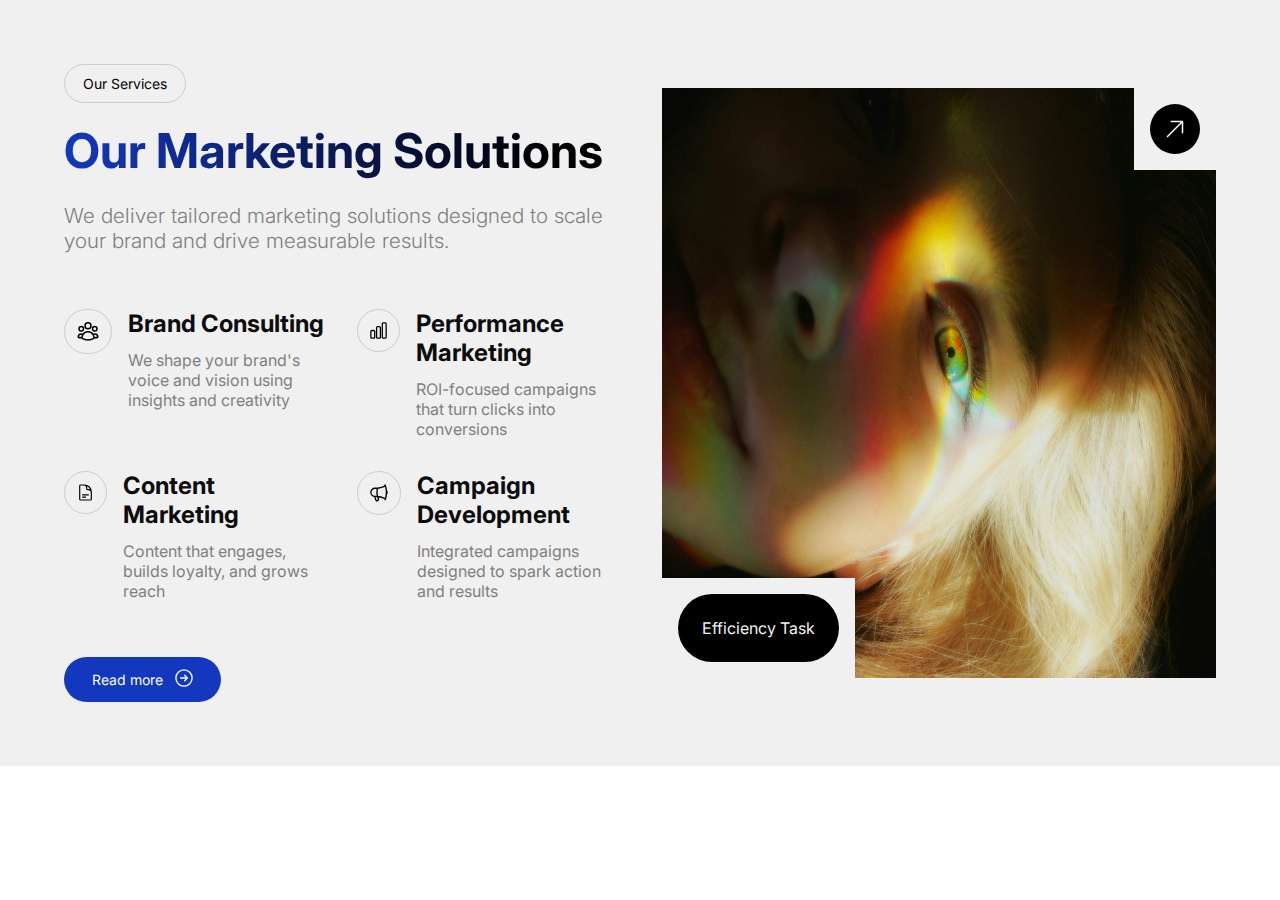
<file: services-page/index.html>
<!DOCTYPE html>
<html lang="en">
  <head>
    <meta charset="UTF-8" />
    <meta name="viewport" content="width=device-width, initial-scale=1.0" />
    <title>Services</title>
    <link rel="preconnect" href="https://fonts.googleapis.com" />
    <link rel="preconnect" href="https://fonts.gstatic.com" crossorigin />
    <link
      href="https://fonts.googleapis.com/css2?family=Inter:ital,opsz,wght@0,14..32,100..900;1,14..32,100..900&display=swap"
      rel="stylesheet"
    />
    <link rel="stylesheet" href="styles/index.css" />
  </head>
  <body>
    <main>
      <section class="section-children">
        <div class="title-column">
          <h6>Our Services</h6>
          <h1>Our Marketing Solutions</h1>
          <p>
            We deliver tailored marketing solutions designed to scale your brand
            and drive measurable results.
          </p>
          <div class="services-features">
            <div class="service-content">
              <span class="service-logo">
                <svg
                  width="22"
                  height="19"
                  viewBox="0 0 22 19"
                  fill="none"
                  xmlns="http://www.w3.org/2000/svg"
                >
                  <path
                    d="M16.9999 15.726C17.2474 15.7464 17.4978 15.7568 17.7506 15.7568C18.7989 15.7568 19.8054 15.5776 20.741 15.2481C20.7473 15.1685 20.7506 15.088 20.7506 15.0068C20.7506 13.35 19.4074 12.0068 17.7506 12.0068C17.123 12.0068 16.5403 12.1996 16.0587 12.5291M16.9999 15.726C17 15.7363 17 15.7465 17 15.7568C17 15.9818 16.9876 16.2039 16.9635 16.4225C15.2067 17.4305 13.1707 18.0068 11 18.0068C8.82933 18.0068 6.79327 17.4305 5.03651 16.4225C5.01238 16.2039 5 15.9818 5 15.7568C5 15.7466 5.00003 15.7363 5.00008 15.7261M16.9999 15.726C16.994 14.5494 16.6494 13.453 16.0587 12.5291M16.0587 12.5291C14.9928 10.862 13.1255 9.75684 11 9.75684C8.87479 9.75684 7.00765 10.8617 5.94169 12.5285M5.94169 12.5285C5.46023 12.1993 4.87796 12.0068 4.25073 12.0068C2.59388 12.0068 1.25073 13.35 1.25073 15.0068C1.25073 15.088 1.25396 15.1685 1.26029 15.2481C2.19593 15.5776 3.2024 15.7568 4.25073 15.7568C4.50307 15.7568 4.75299 15.7465 5.00008 15.7261M5.94169 12.5285C5.35071 13.4525 5.00598 14.5492 5.00008 15.7261M14 3.75684C14 5.41369 12.6569 6.75684 11 6.75684C9.34315 6.75684 8 5.41369 8 3.75684C8 2.09998 9.34315 0.756836 11 0.756836C12.6569 0.756836 14 2.09998 14 3.75684ZM20 6.75684C20 7.99948 18.9926 9.00684 17.75 9.00684C16.5074 9.00684 15.5 7.99948 15.5 6.75684C15.5 5.5142 16.5074 4.50684 17.75 4.50684C18.9926 4.50684 20 5.5142 20 6.75684ZM6.5 6.75684C6.5 7.99948 5.49264 9.00684 4.25 9.00684C3.00736 9.00684 2 7.99948 2 6.75684C2 5.5142 3.00736 4.50684 4.25 4.50684C5.49264 4.50684 6.5 5.5142 6.5 6.75684Z"
                    stroke="#000"
                    stroke-width="1.5"
                    stroke-linecap="round"
                    stroke-linejoin="round"
                  />
                </svg>
              </span>
              <div class="service-description">
                <h2>Brand Consulting</h2>
                <p>
                  We shape your brand's voice and vision using insights and
                  creativity
                </p>
              </div>
            </div>
            <div class="service-content">
              <span class="service-logo">
                <svg
                  width="17"
                  height="17"
                  viewBox="0 0 20 20"
                  fill="none"
                  xmlns="http://www.w3.org/2000/svg"
                >
                  <path
                    d="M1 11.1296C1 10.5083 1.50368 10.0046 2.125 10.0046H4.375C4.99632 10.0046 5.5 10.5083 5.5 11.1296V17.8796C5.5 18.501 4.99632 19.0046 4.375 19.0046H2.125C1.50368 19.0046 1 18.501 1 17.8796V11.1296Z"
                    stroke="#000"
                    stroke-width="1.5"
                    stroke-linecap="round"
                    stroke-linejoin="round"
                  />
                  <path
                    d="M7.75 6.62964C7.75 6.00832 8.25368 5.50464 8.875 5.50464H11.125C11.7463 5.50464 12.25 6.00832 12.25 6.62964V17.8796C12.25 18.501 11.7463 19.0046 11.125 19.0046H8.875C8.25368 19.0046 7.75 18.501 7.75 17.8796V6.62964Z"
                    stroke="#000"
                    stroke-width="1.5"
                    stroke-linecap="round"
                    stroke-linejoin="round"
                  />
                  <path
                    d="M14.5 2.12964C14.5 1.50832 15.0037 1.00464 15.625 1.00464H17.875C18.4963 1.00464 19 1.50832 19 2.12964V17.8796C19 18.501 18.4963 19.0046 17.875 19.0046H15.625C15.0037 19.0046 14.5 18.501 14.5 17.8796V2.12964Z"
                    stroke="#000"
                    stroke-width="1.5"
                    stroke-linecap="round"
                    stroke-linejoin="round"
                  />
                </svg>
              </span>
              <div class="service-description">
                <h2>Performance Marketing</h2>
                <p>ROI-focused campaigns that turn clicks into conversions</p>
              </div>
            </div>
            <div class="service-content">
              <span class="service-logo">
                <svg
                  width="17"
                  height="17"
                  viewBox="0 0 18 22"
                  fill="none"
                  xmlns="http://www.w3.org/2000/svg"
                >
                  <path
                    d="M16.5 13.2523V10.6273C16.5 8.76336 14.989 7.25232 13.125 7.25232H11.625C11.0037 7.25232 10.5 6.74864 10.5 6.12732V4.62732C10.5 2.76336 8.98896 1.25232 7.125 1.25232H5.25M5.25 14.0023H12.75M5.25 17.0023H9M7.5 1.25232H2.625C2.00368 1.25232 1.5 1.756 1.5 2.37732V19.6273C1.5 20.2486 2.00368 20.7523 2.625 20.7523H15.375C15.9963 20.7523 16.5 20.2486 16.5 19.6273V10.2523C16.5 5.28176 12.4706 1.25232 7.5 1.25232Z"
                    stroke="#000"
                    stroke-width="1.5"
                    stroke-linecap="round"
                    stroke-linejoin="round"
                  />
                </svg>
              </span>
              <div class="service-description">
                <h2>Content Marketing</h2>
                <p>Content that engages, builds loyalty, and grows reach</p>
              </div>
            </div>
            <div class="service-content">
              <span class="service-logo">
                <svg
                  width="18"
                  height="18"
                  viewBox="0 0 20 20"
                  fill="none"
                  xmlns="http://www.w3.org/2000/svg"
                >
                  <path
                    d="M8.34044 13.8514C7.65153 13.7919 6.95431 13.7616 6.25 13.7616H5.5C3.01472 13.7616 1 11.7469 1 9.2616C1 6.77631 3.01472 4.7616 5.5 4.7616H6.25C6.95431 4.7616 7.65153 4.73126 8.34044 4.67182M8.34044 13.8514C8.59329 14.8131 8.92372 15.7433 9.32463 16.635C9.57209 17.1854 9.38422 17.8444 8.8616 18.1461L8.20529 18.525C7.6539 18.8434 6.9456 18.6422 6.67841 18.0643C6.0518 16.7089 5.56541 15.2755 5.23786 13.7825M8.34044 13.8514C7.95517 12.3861 7.75 10.8478 7.75 9.2616C7.75 7.67538 7.95518 6.13709 8.34044 4.67182M8.34044 13.8514C11.5 14.124 14.4845 15.0088 17.1747 16.3865M8.34044 4.67182C11.5 4.3992 14.4845 3.51443 17.1747 2.13668M17.1747 2.13668C17.057 1.75754 16.9302 1.38243 16.7944 1.0116M17.1747 2.13668C17.7097 3.85987 18.0557 5.66622 18.1886 7.53151M17.1747 16.3865C17.057 16.7656 16.9302 17.1408 16.7944 17.5116M17.1747 16.3865C17.7097 14.6633 18.0557 12.857 18.1886 10.9917M18.1886 7.53151C18.6844 7.94423 19 8.56606 19 9.2616C19 9.95713 18.6844 10.579 18.1886 10.9917M18.1886 7.53151C18.2293 8.10291 18.25 8.67983 18.25 9.2616C18.25 9.84336 18.2293 10.4203 18.1886 10.9917"
                    stroke="#000"
                    stroke-width="1.5"
                    stroke-linecap="round"
                    stroke-linejoin="round"
                  />
                </svg>
              </span>
              <div class="service-description">
                <h2>Campaign Development</h2>
                <p>Integrated campaigns designed to spark action and results</p>
              </div>
            </div>
          </div>
          <button class="title-column-btn">
            <span>Read more</span>
            <span>
              <svg
                width="18"
                height="18"
                viewBox="0 0 20 20"
                fill="none"
                xmlns="http://www.w3.org/2000/svg"
              >
                <path
                  d="M10.75 13L13.75 10M13.75 10L10.75 7M13.75 10L6.25 10M19 10C19 14.9706 14.9706 19 10 19C5.02944 19 1 14.9706 1 10C1 5.02944 5.02944 1 10 1C14.9706 1 19 5.02944 19 10Z"
                  stroke="#ffffff"
                  stroke-width="1.5"
                  stroke-linecap="round"
                  stroke-linejoin="round"
                />
              </svg>
            </span>
          </button>
        </div>
        <div class="image-column">
          <img
            src="img/pexels-photo-3431494.jpeg"
            alt="A picture of a woman's face"
            width="600px"
          />
          <div class="arrow-up float">
            <span>
              <svg
                width="18"
                height="18"
                viewBox="0 0 18 18"
                fill="none"
                xmlns="http://www.w3.org/2000/svg"
              >
                <path
                  fill-rule="evenodd"
                  clip-rule="evenodd"
                  d="M5.25 0.768555L16.5 0.768555C16.6989 0.768555 16.8897 0.847572 17.0303 0.988225C17.171 1.12888 17.25 1.31964 17.25 1.51855V12.7686C17.25 13.1828 16.9142 13.5186 16.5 13.5186C16.0858 13.5186 15.75 13.1828 15.75 12.7686V3.32922L2.03033 17.0489C1.73744 17.3418 1.26256 17.3418 0.96967 17.0489C0.676777 16.756 0.676777 16.2811 0.96967 15.9882L14.6893 2.26855L5.25 2.26856C4.83579 2.26856 4.5 1.93277 4.5 1.51855C4.5 1.10434 4.83579 0.768555 5.25 0.768555Z"
                  fill="#fff"
                />
              </svg>
            </span>
          </div>
          <div class="image-text float">
            <span>Efficiency Task</span>
          </div>
        </div>
      </section>
    </main>
  </body>
</html>
</file>
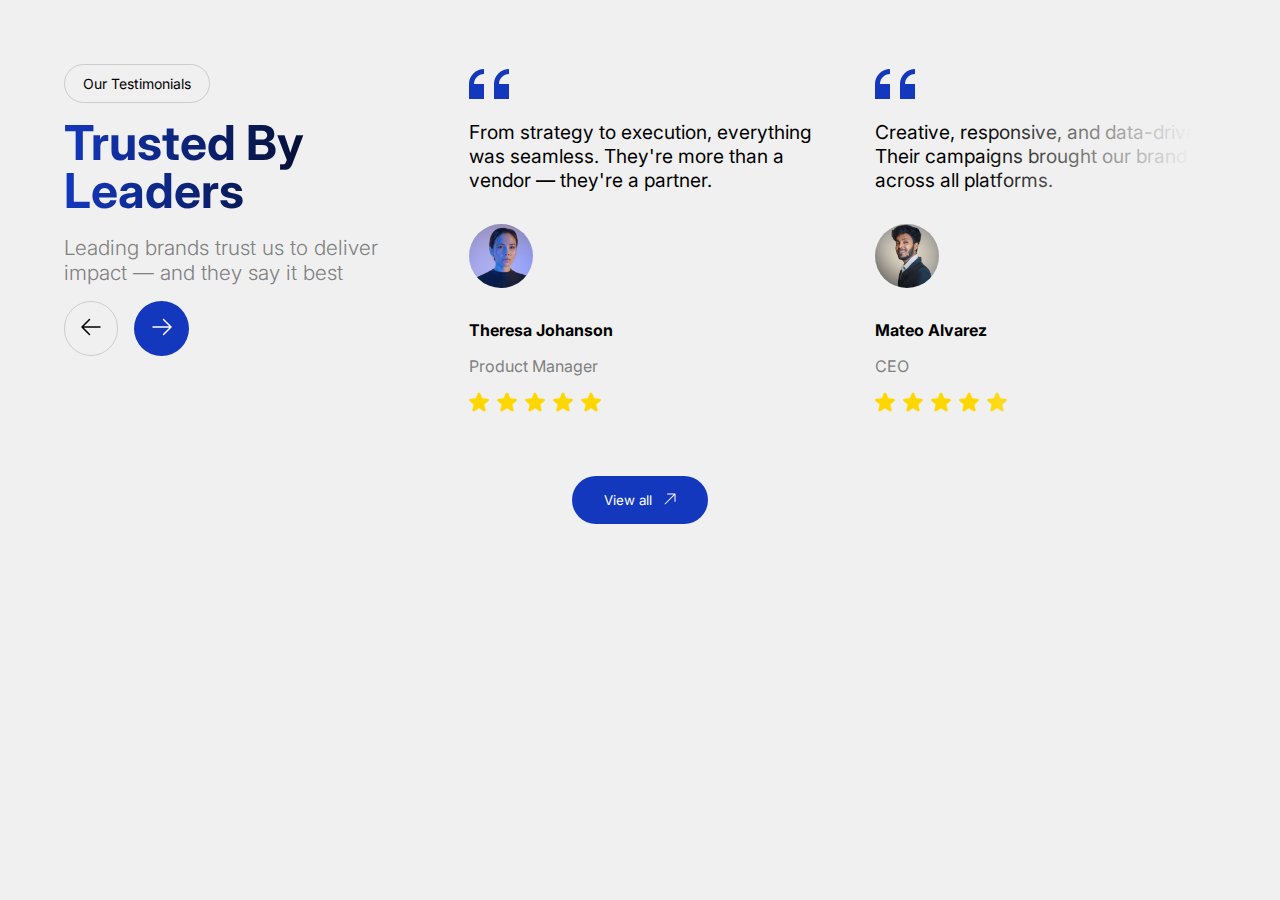
<file: testimonials-page/index.html>
<!DOCTYPE html>
<html lang="en">
  <head>
    <meta charset="UTF-8" />
    <meta name="viewport" content="width=device-width, initial-scale=1.0" />
    <title>Testimonials</title>
    <link rel="preconnect" href="https://fonts.googleapis.com" />
    <link rel="preconnect" href="https://fonts.gstatic.com" crossorigin />
    <link
      href="https://fonts.googleapis.com/css2?family=Inter:ital,opsz,wght@0,14..32,100..900;1,14..32,100..900&display=swap"
      rel="stylesheet"
    />
    <link rel="stylesheet" href="styles/index.css" />
  </head>
  <body>
    <main>
      <section>
        <div class="section-children">
          <div class="title-row">
            <h6>Our Testimonials</h6>
            <h1>Trusted By Leaders</h1>
            <p>
              Leading brands trust us to deliver impact — and they say it best
            </p>
            <div class="button-nav">
              <button>
                <svg
                  width="20"
                  height="18"
                  viewBox="0 0 20 18"
                  fill="none"
                  xmlns="http://www.w3.org/2000/svg"
                >
                  <path
                    fill-rule="evenodd"
                    clip-rule="evenodd"
                    d="M9.03033 0.96967C9.32322 1.26256 9.32322 1.73744 9.03033 2.03033L2.81066 8.25H19C19.4142 8.25 19.75 8.58579 19.75 9C19.75 9.41421 19.4142 9.75 19 9.75H2.81066L9.03033 15.9697C9.32322 16.2626 9.32322 16.7374 9.03033 17.0303C8.73744 17.3232 8.26256 17.3232 7.96967 17.0303L0.46967 9.53033C0.176777 9.23744 0.176777 8.76256 0.46967 8.46967L7.96967 0.96967C8.26256 0.676777 8.73744 0.676777 9.03033 0.96967Z"
                    fill="black"
                  />
                </svg>
              </button>
              <button>
                <svg
                  width="20"
                  height="18"
                  viewBox="0 0 20 18"
                  fill="none"
                  xmlns="http://www.w3.org/2000/svg"
                >
                  <path
                    fill-rule="evenodd"
                    clip-rule="evenodd"
                    d="M10.9697 0.96967C11.2626 0.676777 11.7374 0.676777 12.0303 0.96967L19.5303 8.46967C19.671 8.61032 19.75 8.80109 19.75 9C19.75 9.19891 19.671 9.38968 19.5303 9.53033L12.0303 17.0303C11.7374 17.3232 11.2626 17.3232 10.9697 17.0303C10.6768 16.7374 10.6768 16.2626 10.9697 15.9697L17.1893 9.75H1C0.585786 9.75 0.25 9.41421 0.25 9C0.25 8.58579 0.585786 8.25 1 8.25H17.1893L10.9697 2.03033C10.6768 1.73744 10.6768 1.26256 10.9697 0.96967Z"
                    fill="white"
                  />
                </svg>
              </button>
            </div>
          </div>
          <div class="testimonial-row">
            <div class="testimonial-wrapper">
              <div class="testimonial-content">
                <svg
                  id="double-quote"
                  fill="#1338be"
                  viewBox="0 0 8 8"
                  xmlns="http://www.w3.org/2000/svg"
                >
                  <g id="SVGRepo_bgCarrier" stroke-width="0"></g>
                  <g
                    id="SVGRepo_tracerCarrier"
                    stroke-linecap="round"
                    stroke-linejoin="round"
                  ></g>
                  <g id="SVGRepo_iconCarrier">
                    <path
                      d="M3 0c-1.65 0-3 1.35-3 3v3h3v-3h-2c0-1.11.89-2 2-2v-1zm5 0c-1.65 0-3 1.35-3 3v3h3v-3h-2c0-1.11.89-2 2-2v-1z"
                      transform="translate(0 1)"
                    ></path>
                  </g>
                </svg>
                <p class="comment">
                  From strategy to execution, everything was seamless. They're
                  more than a vendor — they're a partner.
                </p>
                <img
                  src="./img/female[1].jpg"
                  alt="Image of Theresa Johanson"
                />
                <h6>Theresa Johanson</h6>
                <p class="position">Product Manager</p>
                <div class="ratings-wrapper">
                  <svg
                    width="20"
                    height="20"
                    viewBox="0 0 20 20"
                    fill="none"
                    xmlns="http://www.w3.org/2000/svg"
                  >
                    <path
                      fill-rule="evenodd"
                      clip-rule="evenodd"
                      d="M8.78808 1.213C9.23643 0.135055 10.7635 0.135054 11.2118 1.213L13.2938 6.21871L18.6979 6.65196C19.8616 6.74525 20.3335 8.19754 19.4469 8.95705L15.3295 12.484L16.5874 17.7575C16.8583 18.8931 15.6229 19.7906 14.6266 19.1821L9.99994 16.3561L5.37329 19.1821C4.37697 19.7906 3.14158 18.8931 3.41246 17.7575L4.67038 12.484L0.553032 8.95705C-0.333609 8.19755 0.138264 6.74525 1.302 6.65196L6.70609 6.21871L8.78808 1.213Z"
                      fill="#FFD700"
                    />
                  </svg>
                  <svg
                    width="20"
                    height="20"
                    viewBox="0 0 20 20"
                    fill="none"
                    xmlns="http://www.w3.org/2000/svg"
                  >
                    <path
                      fill-rule="evenodd"
                      clip-rule="evenodd"
                      d="M8.78808 1.213C9.23643 0.135055 10.7635 0.135054 11.2118 1.213L13.2938 6.21871L18.6979 6.65196C19.8616 6.74525 20.3335 8.19754 19.4469 8.95705L15.3295 12.484L16.5874 17.7575C16.8583 18.8931 15.6229 19.7906 14.6266 19.1821L9.99994 16.3561L5.37329 19.1821C4.37697 19.7906 3.14158 18.8931 3.41246 17.7575L4.67038 12.484L0.553032 8.95705C-0.333609 8.19755 0.138264 6.74525 1.302 6.65196L6.70609 6.21871L8.78808 1.213Z"
                      fill="#FFD700"
                    />
                  </svg>
                  <svg
                    width="20"
                    height="20"
                    viewBox="0 0 20 20"
                    fill="none"
                    xmlns="http://www.w3.org/2000/svg"
                  >
                    <path
                      fill-rule="evenodd"
                      clip-rule="evenodd"
                      d="M8.78808 1.213C9.23643 0.135055 10.7635 0.135054 11.2118 1.213L13.2938 6.21871L18.6979 6.65196C19.8616 6.74525 20.3335 8.19754 19.4469 8.95705L15.3295 12.484L16.5874 17.7575C16.8583 18.8931 15.6229 19.7906 14.6266 19.1821L9.99994 16.3561L5.37329 19.1821C4.37697 19.7906 3.14158 18.8931 3.41246 17.7575L4.67038 12.484L0.553032 8.95705C-0.333609 8.19755 0.138264 6.74525 1.302 6.65196L6.70609 6.21871L8.78808 1.213Z"
                      fill="#FFD700"
                    />
                  </svg>

                  <svg
                    width="20"
                    height="20"
                    viewBox="0 0 20 20"
                    fill="none"
                    xmlns="http://www.w3.org/2000/svg"
                  >
                    <path
                      fill-rule="evenodd"
                      clip-rule="evenodd"
                      d="M8.78808 1.213C9.23643 0.135055 10.7635 0.135054 11.2118 1.213L13.2938 6.21871L18.6979 6.65196C19.8616 6.74525 20.3335 8.19754 19.4469 8.95705L15.3295 12.484L16.5874 17.7575C16.8583 18.8931 15.6229 19.7906 14.6266 19.1821L9.99994 16.3561L5.37329 19.1821C4.37697 19.7906 3.14158 18.8931 3.41246 17.7575L4.67038 12.484L0.553032 8.95705C-0.333609 8.19755 0.138264 6.74525 1.302 6.65196L6.70609 6.21871L8.78808 1.213Z"
                      fill="#FFD700"
                    />
                  </svg>
                  <svg
                    width="20"
                    height="20"
                    viewBox="0 0 20 20"
                    fill="none"
                    xmlns="http://www.w3.org/2000/svg"
                  >
                    <path
                      fill-rule="evenodd"
                      clip-rule="evenodd"
                      d="M8.78808 1.213C9.23643 0.135055 10.7635 0.135054 11.2118 1.213L13.2938 6.21871L18.6979 6.65196C19.8616 6.74525 20.3335 8.19754 19.4469 8.95705L15.3295 12.484L16.5874 17.7575C16.8583 18.8931 15.6229 19.7906 14.6266 19.1821L9.99994 16.3561L5.37329 19.1821C4.37697 19.7906 3.14158 18.8931 3.41246 17.7575L4.67038 12.484L0.553032 8.95705C-0.333609 8.19755 0.138264 6.74525 1.302 6.65196L6.70609 6.21871L8.78808 1.213Z"
                      fill="#FFD700"
                    />
                  </svg>
                </div>
              </div>
              <div class="testimonial-content">
                <svg
                  id="double-quote"
                  fill="#1338be"
                  viewBox="0 0 8 8"
                  xmlns="http://www.w3.org/2000/svg"
                >
                  <g id="SVGRepo_bgCarrier" stroke-width="0"></g>
                  <g
                    id="SVGRepo_tracerCarrier"
                    stroke-linecap="round"
                    stroke-linejoin="round"
                  ></g>
                  <g id="SVGRepo_iconCarrier">
                    <path
                      d="M3 0c-1.65 0-3 1.35-3 3v3h3v-3h-2c0-1.11.89-2 2-2v-1zm5 0c-1.65 0-3 1.35-3 3v3h3v-3h-2c0-1.11.89-2 2-2v-1z"
                      transform="translate(0 1)"
                    ></path>
                  </g>
                </svg>
                <p class="comment">
                  Creative, responsive, and data-driven. Their campaigns brought
                  our brand to life across all platforms.
                </p>
                <img src="./img/male[2].jpg" alt="Image of Mateo Alvarez" />
                <h6>Mateo Alvarez</h6>
                <p class="position">CEO</p>
                <div class="ratings-wrapper">
                  <svg
                    width="20"
                    height="20"
                    viewBox="0 0 20 20"
                    fill="none"
                    xmlns="http://www.w3.org/2000/svg"
                  >
                    <path
                      fill-rule="evenodd"
                      clip-rule="evenodd"
                      d="M8.78808 1.213C9.23643 0.135055 10.7635 0.135054 11.2118 1.213L13.2938 6.21871L18.6979 6.65196C19.8616 6.74525 20.3335 8.19754 19.4469 8.95705L15.3295 12.484L16.5874 17.7575C16.8583 18.8931 15.6229 19.7906 14.6266 19.1821L9.99994 16.3561L5.37329 19.1821C4.37697 19.7906 3.14158 18.8931 3.41246 17.7575L4.67038 12.484L0.553032 8.95705C-0.333609 8.19755 0.138264 6.74525 1.302 6.65196L6.70609 6.21871L8.78808 1.213Z"
                      fill="#FFD700"
                    />
                  </svg>
                  <svg
                    width="20"
                    height="20"
                    viewBox="0 0 20 20"
                    fill="none"
                    xmlns="http://www.w3.org/2000/svg"
                  >
                    <path
                      fill-rule="evenodd"
                      clip-rule="evenodd"
                      d="M8.78808 1.213C9.23643 0.135055 10.7635 0.135054 11.2118 1.213L13.2938 6.21871L18.6979 6.65196C19.8616 6.74525 20.3335 8.19754 19.4469 8.95705L15.3295 12.484L16.5874 17.7575C16.8583 18.8931 15.6229 19.7906 14.6266 19.1821L9.99994 16.3561L5.37329 19.1821C4.37697 19.7906 3.14158 18.8931 3.41246 17.7575L4.67038 12.484L0.553032 8.95705C-0.333609 8.19755 0.138264 6.74525 1.302 6.65196L6.70609 6.21871L8.78808 1.213Z"
                      fill="#FFD700"
                    />
                  </svg>
                  <svg
                    width="20"
                    height="20"
                    viewBox="0 0 20 20"
                    fill="none"
                    xmlns="http://www.w3.org/2000/svg"
                  >
                    <path
                      fill-rule="evenodd"
                      clip-rule="evenodd"
                      d="M8.78808 1.213C9.23643 0.135055 10.7635 0.135054 11.2118 1.213L13.2938 6.21871L18.6979 6.65196C19.8616 6.74525 20.3335 8.19754 19.4469 8.95705L15.3295 12.484L16.5874 17.7575C16.8583 18.8931 15.6229 19.7906 14.6266 19.1821L9.99994 16.3561L5.37329 19.1821C4.37697 19.7906 3.14158 18.8931 3.41246 17.7575L4.67038 12.484L0.553032 8.95705C-0.333609 8.19755 0.138264 6.74525 1.302 6.65196L6.70609 6.21871L8.78808 1.213Z"
                      fill="#FFD700"
                    />
                  </svg>

                  <svg
                    width="20"
                    height="20"
                    viewBox="0 0 20 20"
                    fill="none"
                    xmlns="http://www.w3.org/2000/svg"
                  >
                    <path
                      fill-rule="evenodd"
                      clip-rule="evenodd"
                      d="M8.78808 1.213C9.23643 0.135055 10.7635 0.135054 11.2118 1.213L13.2938 6.21871L18.6979 6.65196C19.8616 6.74525 20.3335 8.19754 19.4469 8.95705L15.3295 12.484L16.5874 17.7575C16.8583 18.8931 15.6229 19.7906 14.6266 19.1821L9.99994 16.3561L5.37329 19.1821C4.37697 19.7906 3.14158 18.8931 3.41246 17.7575L4.67038 12.484L0.553032 8.95705C-0.333609 8.19755 0.138264 6.74525 1.302 6.65196L6.70609 6.21871L8.78808 1.213Z"
                      fill="#FFD700"
                    />
                  </svg>
                  <svg
                    width="20"
                    height="20"
                    viewBox="0 0 20 20"
                    fill="none"
                    xmlns="http://www.w3.org/2000/svg"
                  >
                    <path
                      fill-rule="evenodd"
                      clip-rule="evenodd"
                      d="M8.78808 1.213C9.23643 0.135055 10.7635 0.135054 11.2118 1.213L13.2938 6.21871L18.6979 6.65196C19.8616 6.74525 20.3335 8.19754 19.4469 8.95705L15.3295 12.484L16.5874 17.7575C16.8583 18.8931 15.6229 19.7906 14.6266 19.1821L9.99994 16.3561L5.37329 19.1821C4.37697 19.7906 3.14158 18.8931 3.41246 17.7575L4.67038 12.484L0.553032 8.95705C-0.333609 8.19755 0.138264 6.74525 1.302 6.65196L6.70609 6.21871L8.78808 1.213Z"
                      fill="#FFD700"
                    />
                  </svg>
                </div>
              </div>
              <div class="testimonial-content">
                <svg
                  id="double-quote"
                  fill="#1338be"
                  viewBox="0 0 8 8"
                  xmlns="http://www.w3.org/2000/svg"
                >
                  <g id="SVGRepo_bgCarrier" stroke-width="0"></g>
                  <g
                    id="SVGRepo_tracerCarrier"
                    stroke-linecap="round"
                    stroke-linejoin="round"
                  ></g>
                  <g id="SVGRepo_iconCarrier">
                    <path
                      d="M3 0c-1.65 0-3 1.35-3 3v3h3v-3h-2c0-1.11.89-2 2-2v-1zm5 0c-1.65 0-3 1.35-3 3v3h3v-3h-2c0-1.11.89-2 2-2v-1z"
                      transform="translate(0 1)"
                    ></path>
                  </g>
                </svg>
                <p class="comment">
                  Lorem ipsum dolor sit, amet consectetur adipisicing elit.
                  Suscipit veniam dolor perspiciatis sunt delectus placeat.
                </p>
                <img src="./img/female[2].jpg" alt="Image of Jane Doe" />
                <h6>Jane Doe</h6>
                <p class="position">Project Manager</p>
                <div class="ratings-wrapper">
                  <svg
                    width="20"
                    height="20"
                    viewBox="0 0 20 20"
                    fill="none"
                    xmlns="http://www.w3.org/2000/svg"
                  >
                    <path
                      fill-rule="evenodd"
                      clip-rule="evenodd"
                      d="M8.78808 1.213C9.23643 0.135055 10.7635 0.135054 11.2118 1.213L13.2938 6.21871L18.6979 6.65196C19.8616 6.74525 20.3335 8.19754 19.4469 8.95705L15.3295 12.484L16.5874 17.7575C16.8583 18.8931 15.6229 19.7906 14.6266 19.1821L9.99994 16.3561L5.37329 19.1821C4.37697 19.7906 3.14158 18.8931 3.41246 17.7575L4.67038 12.484L0.553032 8.95705C-0.333609 8.19755 0.138264 6.74525 1.302 6.65196L6.70609 6.21871L8.78808 1.213Z"
                      fill="#FFD700"
                    />
                  </svg>
                  <svg
                    width="20"
                    height="20"
                    viewBox="0 0 20 20"
                    fill="none"
                    xmlns="http://www.w3.org/2000/svg"
                  >
                    <path
                      fill-rule="evenodd"
                      clip-rule="evenodd"
                      d="M8.78808 1.213C9.23643 0.135055 10.7635 0.135054 11.2118 1.213L13.2938 6.21871L18.6979 6.65196C19.8616 6.74525 20.3335 8.19754 19.4469 8.95705L15.3295 12.484L16.5874 17.7575C16.8583 18.8931 15.6229 19.7906 14.6266 19.1821L9.99994 16.3561L5.37329 19.1821C4.37697 19.7906 3.14158 18.8931 3.41246 17.7575L4.67038 12.484L0.553032 8.95705C-0.333609 8.19755 0.138264 6.74525 1.302 6.65196L6.70609 6.21871L8.78808 1.213Z"
                      fill="#FFD700"
                    />
                  </svg>
                  <svg
                    width="20"
                    height="20"
                    viewBox="0 0 20 20"
                    fill="none"
                    xmlns="http://www.w3.org/2000/svg"
                  >
                    <path
                      fill-rule="evenodd"
                      clip-rule="evenodd"
                      d="M8.78808 1.213C9.23643 0.135055 10.7635 0.135054 11.2118 1.213L13.2938 6.21871L18.6979 6.65196C19.8616 6.74525 20.3335 8.19754 19.4469 8.95705L15.3295 12.484L16.5874 17.7575C16.8583 18.8931 15.6229 19.7906 14.6266 19.1821L9.99994 16.3561L5.37329 19.1821C4.37697 19.7906 3.14158 18.8931 3.41246 17.7575L4.67038 12.484L0.553032 8.95705C-0.333609 8.19755 0.138264 6.74525 1.302 6.65196L6.70609 6.21871L8.78808 1.213Z"
                      fill="#FFD700"
                    />
                  </svg>

                  <svg
                    width="20"
                    height="20"
                    viewBox="0 0 20 20"
                    fill="none"
                    xmlns="http://www.w3.org/2000/svg"
                  >
                    <path
                      fill-rule="evenodd"
                      clip-rule="evenodd"
                      d="M8.78808 1.213C9.23643 0.135055 10.7635 0.135054 11.2118 1.213L13.2938 6.21871L18.6979 6.65196C19.8616 6.74525 20.3335 8.19754 19.4469 8.95705L15.3295 12.484L16.5874 17.7575C16.8583 18.8931 15.6229 19.7906 14.6266 19.1821L9.99994 16.3561L5.37329 19.1821C4.37697 19.7906 3.14158 18.8931 3.41246 17.7575L4.67038 12.484L0.553032 8.95705C-0.333609 8.19755 0.138264 6.74525 1.302 6.65196L6.70609 6.21871L8.78808 1.213Z"
                      fill="#FFD700"
                    />
                  </svg>
                  <svg
                    width="20"
                    height="20"
                    viewBox="0 0 20 20"
                    fill="none"
                    xmlns="http://www.w3.org/2000/svg"
                  >
                    <path
                      fill-rule="evenodd"
                      clip-rule="evenodd"
                      d="M8.78808 1.213C9.23643 0.135055 10.7635 0.135054 11.2118 1.213L13.2938 6.21871L18.6979 6.65196C19.8616 6.74525 20.3335 8.19754 19.4469 8.95705L15.3295 12.484L16.5874 17.7575C16.8583 18.8931 15.6229 19.7906 14.6266 19.1821L9.99994 16.3561L5.37329 19.1821C4.37697 19.7906 3.14158 18.8931 3.41246 17.7575L4.67038 12.484L0.553032 8.95705C-0.333609 8.19755 0.138264 6.74525 1.302 6.65196L6.70609 6.21871L8.78808 1.213Z"
                      fill="#FFD700"
                    />
                  </svg>
                </div>
              </div>
              <div class="testimonial-content">
                <svg
                  id="double-quote"
                  fill="#1338be"
                  viewBox="0 0 8 8"
                  xmlns="http://www.w3.org/2000/svg"
                >
                  <g id="SVGRepo_bgCarrier" stroke-width="0"></g>
                  <g
                    id="SVGRepo_tracerCarrier"
                    stroke-linecap="round"
                    stroke-linejoin="round"
                  ></g>
                  <g id="SVGRepo_iconCarrier">
                    <path
                      d="M3 0c-1.65 0-3 1.35-3 3v3h3v-3h-2c0-1.11.89-2 2-2v-1zm5 0c-1.65 0-3 1.35-3 3v3h3v-3h-2c0-1.11.89-2 2-2v-1z"
                      transform="translate(0 1)"
                    ></path>
                  </g>
                </svg>
                <p class="comment">
                  Lorem ipsum dolor sit amet consectetur, adipisicing elit.
                  Numquam suscipit alias debitis recusandae! Rerum, modi.
                </p>
                <img src="./img/male[1].jpg" alt="Image of John Doe" />
                <h6>John Doe</h6>
                <p class="position">Developer</p>
                <div class="ratings-wrapper">
                  <svg
                    width="20"
                    height="20"
                    viewBox="0 0 20 20"
                    fill="none"
                    xmlns="http://www.w3.org/2000/svg"
                  >
                    <path
                      fill-rule="evenodd"
                      clip-rule="evenodd"
                      d="M8.78808 1.213C9.23643 0.135055 10.7635 0.135054 11.2118 1.213L13.2938 6.21871L18.6979 6.65196C19.8616 6.74525 20.3335 8.19754 19.4469 8.95705L15.3295 12.484L16.5874 17.7575C16.8583 18.8931 15.6229 19.7906 14.6266 19.1821L9.99994 16.3561L5.37329 19.1821C4.37697 19.7906 3.14158 18.8931 3.41246 17.7575L4.67038 12.484L0.553032 8.95705C-0.333609 8.19755 0.138264 6.74525 1.302 6.65196L6.70609 6.21871L8.78808 1.213Z"
                      fill="#FFD700"
                    />
                  </svg>
                  <svg
                    width="20"
                    height="20"
                    viewBox="0 0 20 20"
                    fill="none"
                    xmlns="http://www.w3.org/2000/svg"
                  >
                    <path
                      fill-rule="evenodd"
                      clip-rule="evenodd"
                      d="M8.78808 1.213C9.23643 0.135055 10.7635 0.135054 11.2118 1.213L13.2938 6.21871L18.6979 6.65196C19.8616 6.74525 20.3335 8.19754 19.4469 8.95705L15.3295 12.484L16.5874 17.7575C16.8583 18.8931 15.6229 19.7906 14.6266 19.1821L9.99994 16.3561L5.37329 19.1821C4.37697 19.7906 3.14158 18.8931 3.41246 17.7575L4.67038 12.484L0.553032 8.95705C-0.333609 8.19755 0.138264 6.74525 1.302 6.65196L6.70609 6.21871L8.78808 1.213Z"
                      fill="#FFD700"
                    />
                  </svg>
                  <svg
                    width="20"
                    height="20"
                    viewBox="0 0 20 20"
                    fill="none"
                    xmlns="http://www.w3.org/2000/svg"
                  >
                    <path
                      fill-rule="evenodd"
                      clip-rule="evenodd"
                      d="M8.78808 1.213C9.23643 0.135055 10.7635 0.135054 11.2118 1.213L13.2938 6.21871L18.6979 6.65196C19.8616 6.74525 20.3335 8.19754 19.4469 8.95705L15.3295 12.484L16.5874 17.7575C16.8583 18.8931 15.6229 19.7906 14.6266 19.1821L9.99994 16.3561L5.37329 19.1821C4.37697 19.7906 3.14158 18.8931 3.41246 17.7575L4.67038 12.484L0.553032 8.95705C-0.333609 8.19755 0.138264 6.74525 1.302 6.65196L6.70609 6.21871L8.78808 1.213Z"
                      fill="#FFD700"
                    />
                  </svg>

                  <svg
                    width="20"
                    height="20"
                    viewBox="0 0 20 20"
                    fill="none"
                    xmlns="http://www.w3.org/2000/svg"
                  >
                    <path
                      fill-rule="evenodd"
                      clip-rule="evenodd"
                      d="M8.78808 1.213C9.23643 0.135055 10.7635 0.135054 11.2118 1.213L13.2938 6.21871L18.6979 6.65196C19.8616 6.74525 20.3335 8.19754 19.4469 8.95705L15.3295 12.484L16.5874 17.7575C16.8583 18.8931 15.6229 19.7906 14.6266 19.1821L9.99994 16.3561L5.37329 19.1821C4.37697 19.7906 3.14158 18.8931 3.41246 17.7575L4.67038 12.484L0.553032 8.95705C-0.333609 8.19755 0.138264 6.74525 1.302 6.65196L6.70609 6.21871L8.78808 1.213Z"
                      fill="#FFD700"
                    />
                  </svg>
                  <svg
                    width="20"
                    height="20"
                    viewBox="0 0 20 20"
                    fill="none"
                    xmlns="http://www.w3.org/2000/svg"
                  >
                    <path
                      fill-rule="evenodd"
                      clip-rule="evenodd"
                      d="M8.78808 1.213C9.23643 0.135055 10.7635 0.135054 11.2118 1.213L13.2938 6.21871L18.6979 6.65196C19.8616 6.74525 20.3335 8.19754 19.4469 8.95705L15.3295 12.484L16.5874 17.7575C16.8583 18.8931 15.6229 19.7906 14.6266 19.1821L9.99994 16.3561L5.37329 19.1821C4.37697 19.7906 3.14158 18.8931 3.41246 17.7575L4.67038 12.484L0.553032 8.95705C-0.333609 8.19755 0.138264 6.74525 1.302 6.65196L6.70609 6.21871L8.78808 1.213Z"
                      fill="#FFD700"
                    />
                  </svg>
                </div>
              </div>
            </div>
          </div>
        </div>
        <button class="view-all">
          <span>View all</span>
          <span
            ><svg
              width="12"
              height="12"
              aria-hidden="true"
              viewBox="0 0 18 18"
              fill="none"
              xmlns="http://www.w3.org/2000/svg"
            >
              <path
                fill-rule="evenodd"
                clip-rule="evenodd"
                d="M5.25 0.768555L16.5 0.768555C16.6989 0.768555 16.8897 0.847572 17.0303 0.988225C17.171 1.12888 17.25 1.31964 17.25 1.51855V12.7686C17.25 13.1828 16.9142 13.5186 16.5 13.5186C16.0858 13.5186 15.75 13.1828 15.75 12.7686V3.32922L2.03033 17.0489C1.73744 17.3418 1.26256 17.3418 0.96967 17.0489C0.676777 16.756 0.676777 16.2811 0.96967 15.9882L14.6893 2.26855L5.25 2.26856C4.83579 2.26856 4.5 1.93277 4.5 1.51855C4.5 1.10434 4.83579 0.768555 5.25 0.768555Z"
                fill="white"
              />
            </svg>
          </span>
        </button>
      </section>
    </main>
  </body>
</html>
</file>
<file: about-page/styles/index.css>
@import url("image-column.css");
@import url("text-column.css");

*,
*::before,
::after {
  margin: 0;
  padding: 0;
  box-sizing: border-box;
}

* {
  font-family: "Inter", sans-serif;
  text-decoration: none;
  list-style-type: none;
}

main {
  background-color: #0d0d0d;
  height: 100vh;
  padding: min(4rem, 8%);
}

img {
  max-inline-size: 100%;
  display: block;
}

button {
  background: none;
  border: none;
  cursor: pointer;
}

section.about-section {
  width: 100%;
  height: 100%;
  gap: 3rem;
  justify-content: space-between;
  align-items: center;
}

main,
section.about-section {
  display: flex;
}

@media (min-width: 1024px) {
  main {
    height: fit-content;
  }

  section.about-section {
    align-items: stretch;
  }
}
</file>
<file: faq-page/styles/index.css>
@import url("title-row.css");
@import url("faq-row.css");

*,
*::before,
*::after {
  margin: 0;
  padding: 0;
  box-sizing: border-box;
}

img {
  display: block;
  max-inline-size: 100%;
}

button {
  background: none;
  border: none;
  cursor: pointer;
}

body {
  font-family: "Inter", sans-serif;
  height: fit-content;
  overflow-x: hidden;
}

main {
  background-color: #f0f0f0;
  padding: 1.5rem;
  height: fit-content;
}

section {
  gap: 3rem;
}

.section-container {
  align-items: center;
}

main,
section,
.section-container {
  display: flex;
  flex-direction: column;
}

@media (min-width: 640px) {
  main {
    padding: 2.8rem;
  }
}

@media (min-width: 768px) {
  main {
    padding: 4rem;
  }
}
</file>
<file: login-page/styles/index.css>
@import url("login-form-column.css");
@import url("login-details-column.css");

*,
*::before,
*::after {
  margin: 0;
  padding: 0;
  box-sizing: border-box;
}

* {
  font-family: "Inter", sans-serif;
}

button {
  background: none;
  border: none;
  cursor: pointer;
}

img {
  max-inline-size: 100%;
  display: block;
}

a {
  text-decoration: none;
}

main {
  display: flex;
  height: fit-content;
}

main > section.login-details-column {
  display: none;
}

@media (min-width: 1024px) {
  main > section.login-details-column {
    display: flex;
  }
}
</file>
<file: pricing-page/styles/index.css>
@import url("title-row.css");
@import url("pricing-row.css");

*,
*::before,
::after {
  margin: 0;
  padding: 0;
  box-sizing: border-box;
}

* {
  font-family: "Inter", sans-serif;
  text-decoration: none;
  list-style-type: none;
}

main {
  background-color: #f0f0f0;
  height: max-content;
  padding: 1.5rem;
}

section {
  width: 100%;
  gap: 3rem;
}

.section-children {
  gap: 2.8rem;
}

/* ?? Shared properties */

main,
section,
.section-children {
  display: flex;
}

section,
.section-children {
  flex-direction: column;
}

@media (min-width: 640px) {
  main {
    padding: 2.8rem;
  }

  .section-children {
    gap: 2rem;
  }
}

@media (min-width: 768px) {
  main {
    padding: 4rem;
  }
}
</file>
<file: services-page/styles/index.css>
@import url("title-column.css");
@import url("image-column.css");

*,
*::before,
::after {
  margin: 0;
  padding: 0;
  box-sizing: border-box;
}

* {
  font-family: "Inter", sans-serif;
  text-decoration: none;
  list-style-type: none;
}

main {
  background-color: #f0f0f0;
  height: fit-content;
  padding: min(4rem, 8%);
}

img {
  max-inline-size: 100%;
  display: block;
}

button {
  cursor: pointer;
  border: none;
}

.section-children {
  gap: 2.8rem;
  height: fit-content;
  align-items: center;
  position: relative;
}

/* ?? Shared properties */

main,
section,
.section-children,
.view-all {
  display: flex;
}
</file>
<file: testimonials-page/styles/index.css>
@import url("title-row.css");
@import url("testimonial-row.css");

*,
*::before,
::after {
  margin: 0;
  padding: 0;
  box-sizing: border-box;
}

* {
  font-family: "Inter", sans-serif;
  text-decoration: none;
  list-style-type: none;
}

main {
  background-color: #f0f0f0;
  height: fit-content;
  padding: min(4rem, 8%);
}

img {
  max-inline-size: 100%;
  display: block;
}

section {
  width: 100%;
  height: 100%;
  gap: 3rem;
  flex-direction: column;
}

.section-children {
  gap: 2.8rem;
  height: fit-content;
  align-items: start;
  position: relative;
  flex-direction: column;
}

.view-all {
  border: none;
  padding: 1rem 2rem;
  border-radius: 5rem;
  background-color: #1338be;
  align-items: center;
  align-self: center;
  gap: 12px;
  color: white;
  cursor: pointer;
}

/* ?? Shared properties */

main,
section,
.section-children,
.view-all {
  display: flex;
}

@media (min-width: 640px) {
  .section-children {
    gap: 2rem;
  }
}

@media (min-width: 1024px) {
  main {
    height: 100vh;
  }

  .section-children {
    flex-direction: row;
  }
}
</file>
<file: landing-page/styles/index.css>
@import url("header.css");
@import url("title-row.css");
@import url("images-row.css");

/* ?? CSS Reset */

*,
*::before,
::after {
  margin: 0;
  padding: 0;
  box-sizing: border-box;
}

* {
  font-family: "Inter", sans-serif;
  text-decoration: none;
  list-style-type: none;
}

img {
  max-inline-size: 100%;
  display: block;
}

button {
  background: none;
  border: none;
  cursor: pointer;
}

/* ?? Main styles */

main {
  background-color: #f0f0f0;
  flex-direction: column;
  height: 100vh;
}

section {
  padding-inline: min(4rem, 5%);
  margin-block: min(4rem, 5%);
  height: 100%;
  gap: 5rem;
  justify-content: space-between;
}

/* ?? Shared styles */

main,
header,
section {
  display: flex;
}
</file>
